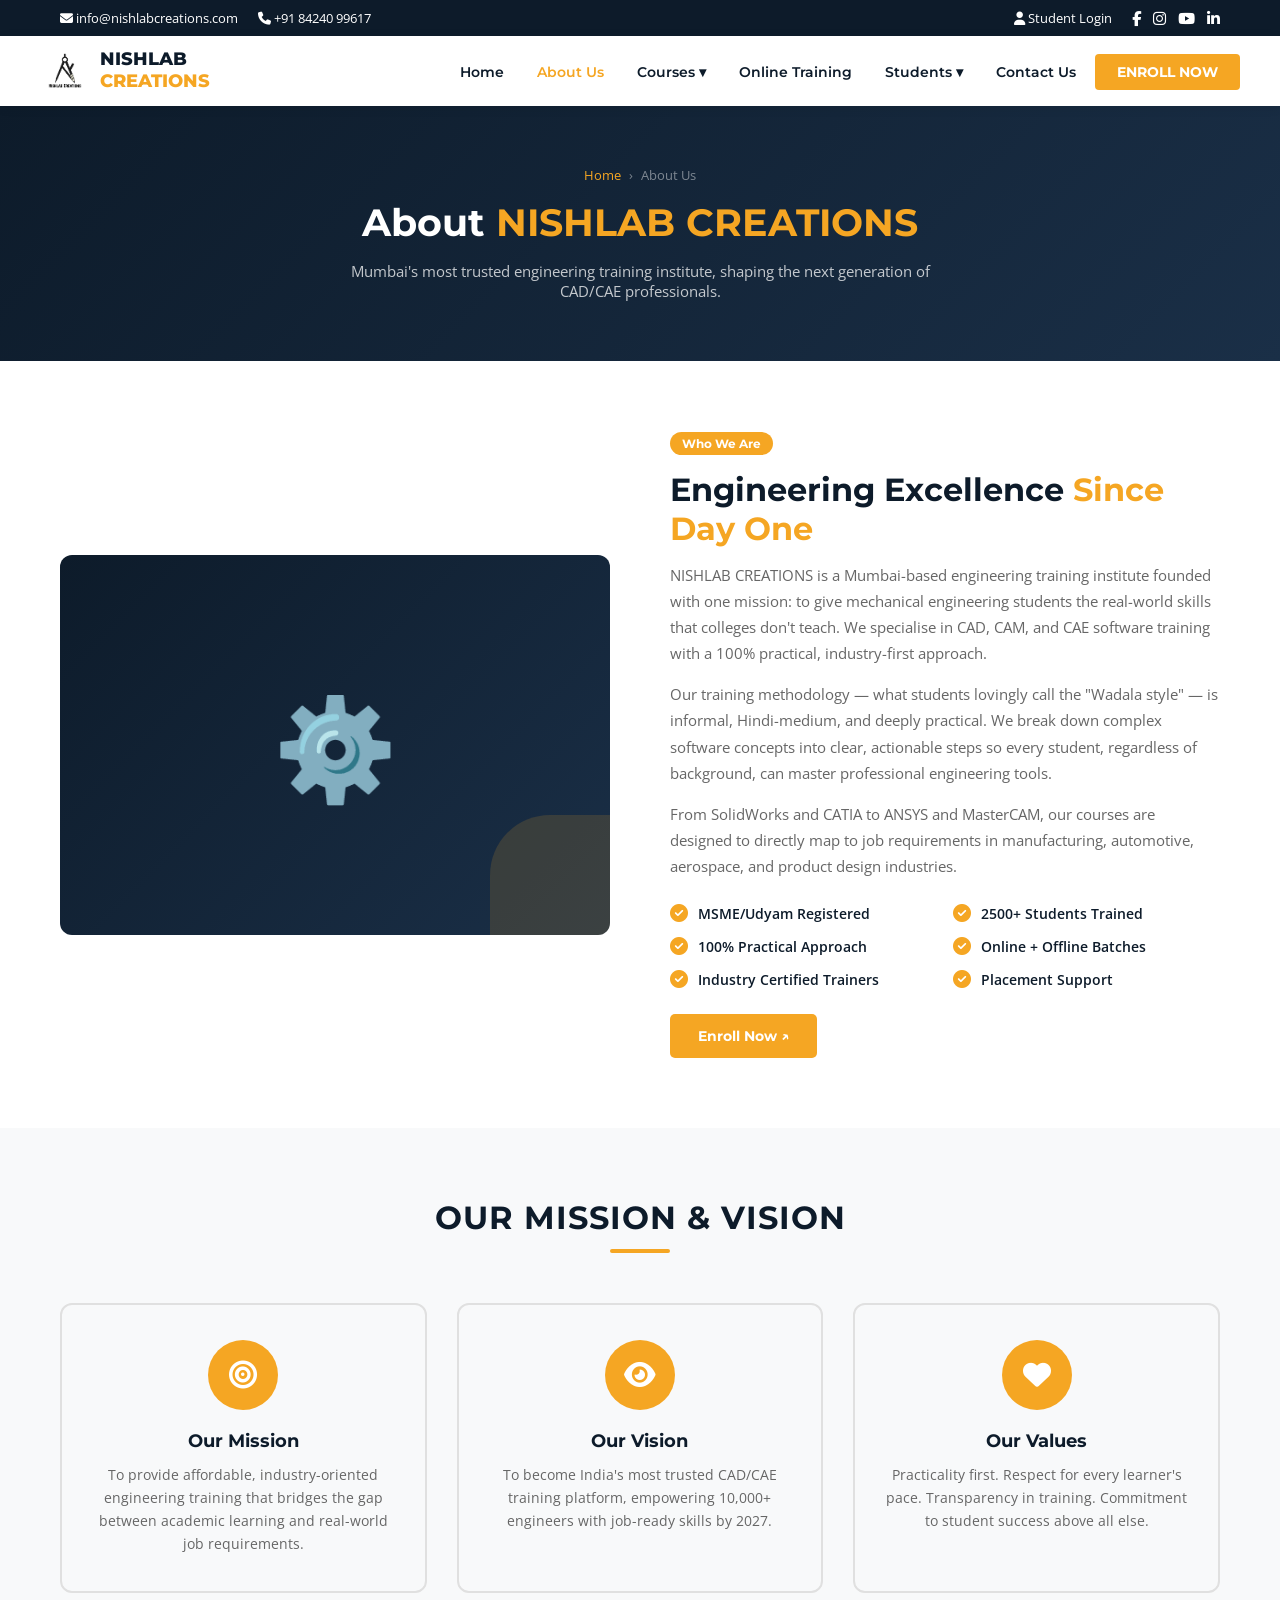
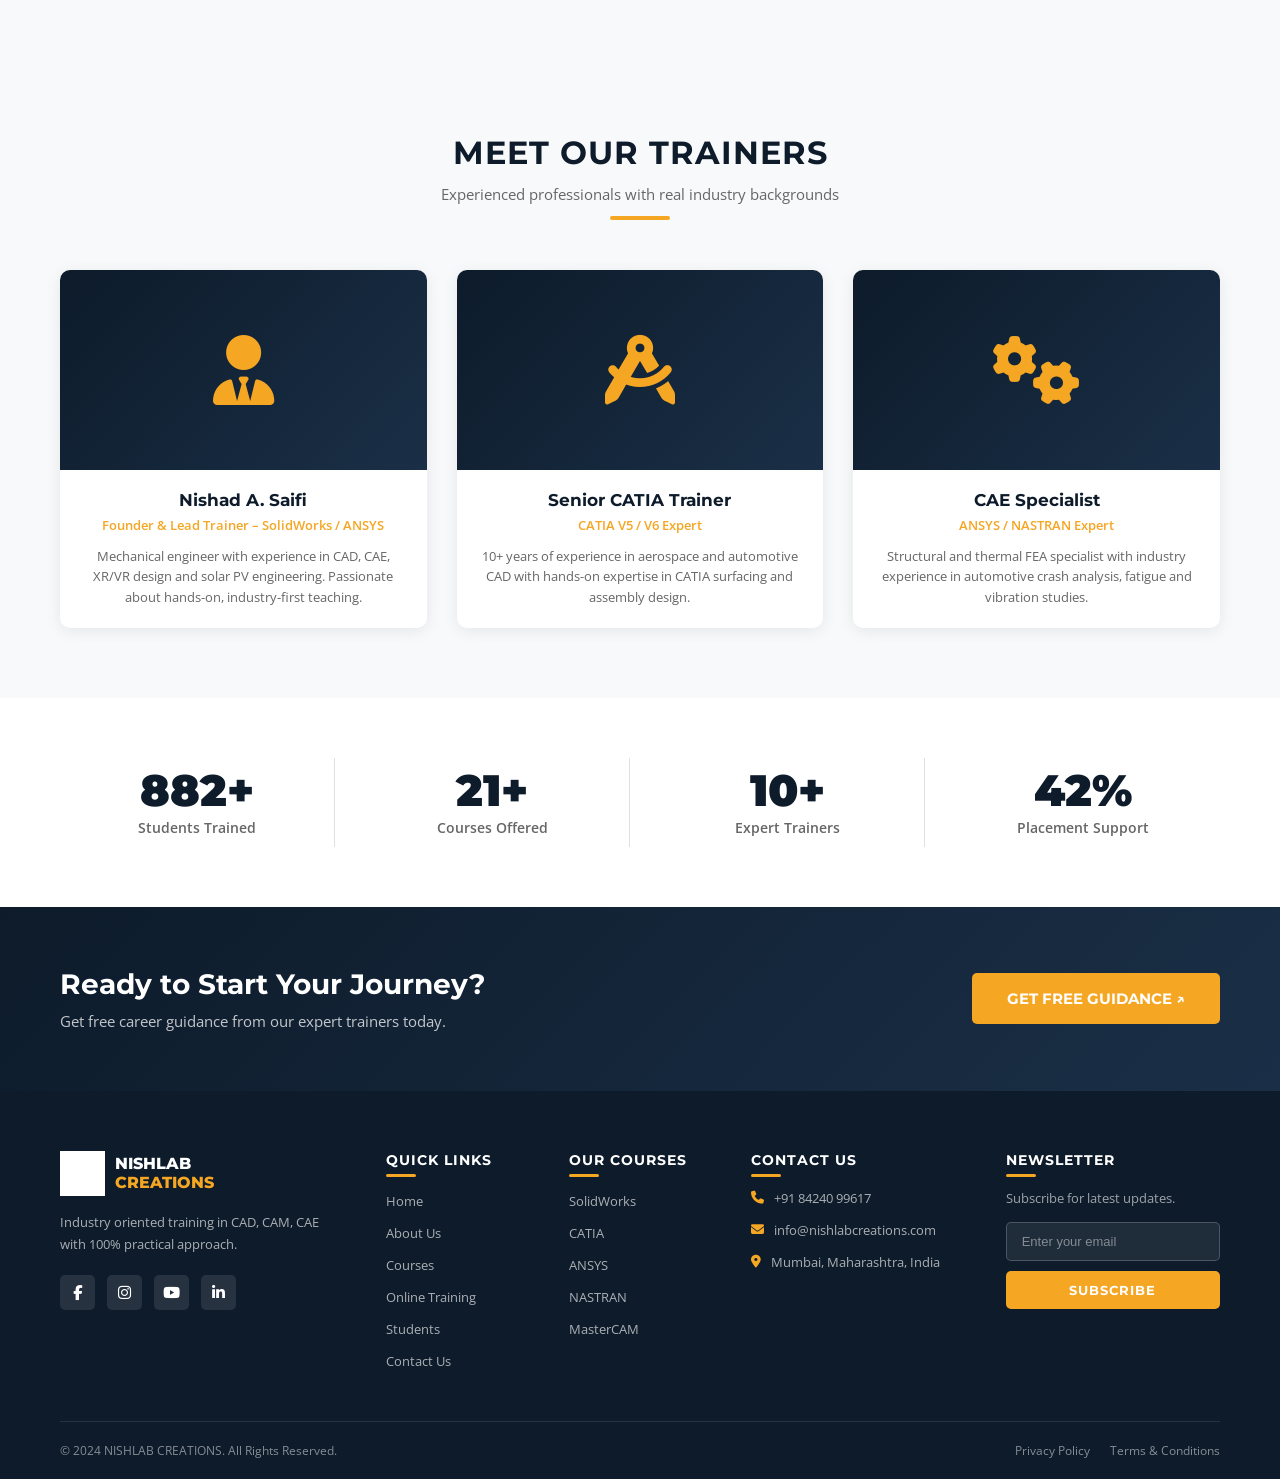
<file: pages/about.html>
<!DOCTYPE html>
<html lang="en">
<head>
<meta charset="UTF-8" />
<meta name="viewport" content="width=device-width, initial-scale=1.0" />
<title>About Us – NISHLAB CREATIONS</title>
<link rel="stylesheet" href="../css/style.css" />
<link rel="stylesheet" href="https://cdnjs.cloudflare.com/ajax/libs/font-awesome/6.5.0/css/all.min.css" />
<style>
.about-section { padding: 70px 0; }
.about-grid { display: grid; grid-template-columns: 1fr 1fr; gap: 60px; align-items: center; }
.about-img-block {
  background: linear-gradient(135deg, var(--navy) 0%, var(--navy-light) 100%);
  border-radius: 12px;
  height: 380px;
  display: flex;
  align-items: center;
  justify-content: center;
  font-size: 100px;
  position: relative;
  overflow: hidden;
}
.about-img-block::after {
  content: '';
  position: absolute;
  bottom: 0; right: 0;
  width: 120px; height: 120px;
  background: var(--gold);
  opacity: 0.15;
  border-radius: 50% 0 0 0;
}
.about-content h2 { font-size: 32px; color: var(--navy); margin-bottom: 15px; }
.about-content h2 span { color: var(--gold); }
.about-content p { color: var(--text-gray); font-size: 14.5px; line-height: 1.8; margin-bottom: 15px; }
.about-highlights { display: grid; grid-template-columns: 1fr 1fr; gap: 15px; margin: 25px 0; }
.highlight-item { display: flex; align-items: center; gap: 10px; font-size: 13.5px; font-weight: 600; color: var(--navy); }
.highlight-item i { color: var(--gold); font-size: 18px; }
.team-section { padding: 70px 0; background: var(--light-bg); }
.team-grid { display: grid; grid-template-columns: repeat(3, 1fr); gap: 30px; }
.team-card { background: var(--white); border-radius: 10px; overflow: hidden; box-shadow: 0 3px 15px rgba(0,0,0,0.08); text-align: center; }
.team-avatar { height: 200px; background: linear-gradient(135deg, var(--navy), var(--navy-light)); display: flex; align-items: center; justify-content: center; font-size: 70px; color: var(--gold); }
.team-info { padding: 20px; }
.team-info h3 { font-size: 17px; color: var(--navy); margin-bottom: 5px; }
.team-info .role { color: var(--gold); font-size: 13px; font-weight: 600; margin-bottom: 10px; }
.team-info p { font-size: 13px; color: var(--text-gray); line-height: 1.6; }
.mission-section { padding: 70px 0; }
.mission-grid { display: grid; grid-template-columns: repeat(3, 1fr); gap: 30px; }
.mission-card { text-align: center; padding: 35px 25px; border-radius: 12px; border: 2px solid var(--border); transition: border-color 0.3s, transform 0.3s; }
.mission-card:hover { border-color: var(--gold); transform: translateY(-4px); }
.mission-icon { width: 70px; height: 70px; background: var(--gold); border-radius: 50%; display: flex; align-items: center; justify-content: center; margin: 0 auto 20px; font-size: 28px; color: var(--white); }
.mission-card h3 { font-size: 18px; color: var(--navy); margin-bottom: 12px; }
.mission-card p { font-size: 13.5px; color: var(--text-gray); line-height: 1.7; }
@media(max-width:900px){ .about-grid,.team-grid,.mission-grid{ grid-template-columns:1fr; } }
</style>
</head>
<body>

<!-- TOP BAR -->
<div class="topbar">
  <div class="container">
    <div class="topbar-left">
      <a href="mailto:info@nishlabcreations.com"><i class="fas fa-envelope"></i> info@nishlabcreations.com</a>
      <a href="tel:+918424099617"><i class="fas fa-phone"></i> +91 84240 99617</a>
    </div>
    <div class="topbar-right">
      <a href="students.html"><i class="fas fa-user"></i> Student Login</a>
      <div class="topbar-social">
        <a href="#"><i class="fab fa-facebook-f"></i></a>
        <a href="#"><i class="fab fa-instagram"></i></a>
        <a href="#"><i class="fab fa-youtube"></i></a>
        <a href="#"><i class="fab fa-linkedin-in"></i></a>
      </div>
    </div>
  </div>
</div>

<!-- NAVBAR -->
<nav class="navbar">
  <div class="nav-inner">
    <a href="../index.html" class="nav-logo">
      <img src="../logo.png" alt="NISHLAB CREATIONS" />
      <div class="nav-logo-text">NISHLAB<span>CREATIONS</span></div>
    </a>
    <button class="hamburger"><span></span><span></span><span></span></button>
    <ul class="nav-links">
      <li><a href="../index.html">Home</a></li>
      <li><a href="about.html" class="active">About Us</a></li>
      <li class="dropdown">
        <a href="courses.html">Courses ▾</a>
        <ul class="dropdown-menu">
          <li><a href="courses.html#solidworks">SolidWorks</a></li>
          <li><a href="courses.html#catia">CATIA</a></li>
          <li><a href="courses.html#ansys">ANSYS</a></li>
          <li><a href="courses.html#nastran">NASTRAN</a></li>
          <li><a href="courses.html#mastercam">MasterCAM</a></li>
          <li><a href="courses.html#autocad">AutoCAD</a></li>
          <li><a href="courses.html#keyshot">KeyShot</a></li>
        </ul>
      </li>
      <li><a href="online-training.html">Online Training</a></li>
      <li class="dropdown">
        <a href="students.html">Students ▾</a>
        <ul class="dropdown-menu">
          <li><a href="students.html">Student Portal</a></li>
          <li><a href="students.html#placements">Placements</a></li>
          <li><a href="students.html#testimonials">Testimonials</a></li>
        </ul>
      </li>
      <li><a href="contact.html">Contact Us</a></li>
      <li><a href="contact.html#enroll" class="btn-enroll">ENROLL NOW</a></li>
    </ul>
  </div>
</nav>

<!-- PAGE HERO -->
<section class="page-hero">
  <div class="container">
    <div class="breadcrumb">
      <a href="../index.html">Home</a>
      <span>›</span>
      <span>About Us</span>
    </div>
    <h1>About <span>NISHLAB CREATIONS</span></h1>
    <p>Mumbai's most trusted engineering training institute, shaping the next generation of CAD/CAE professionals.</p>
  </div>
</section>

<!-- ABOUT SECTION -->
<section class="about-section">
  <div class="container">
    <div class="about-grid">
      <div class="about-img-block">⚙️</div>
      <div class="about-content">
        <span class="badge">Who We Are</span>
        <h2 style="margin-top:15px;">Engineering Excellence <span>Since Day One</span></h2>
        <p>NISHLAB CREATIONS is a Mumbai-based engineering training institute founded with one mission: to give mechanical engineering students the real-world skills that colleges don't teach. We specialise in CAD, CAM, and CAE software training with a 100% practical, industry-first approach.</p>
        <p>Our training methodology — what students lovingly call the "Wadala style" — is informal, Hindi-medium, and deeply practical. We break down complex software concepts into clear, actionable steps so every student, regardless of background, can master professional engineering tools.</p>
        <p>From SolidWorks and CATIA to ANSYS and MasterCAM, our courses are designed to directly map to job requirements in manufacturing, automotive, aerospace, and product design industries.</p>
        <div class="about-highlights">
          <div class="highlight-item"><i class="fas fa-check-circle"></i> MSME/Udyam Registered</div>
          <div class="highlight-item"><i class="fas fa-check-circle"></i> 2500+ Students Trained</div>
          <div class="highlight-item"><i class="fas fa-check-circle"></i> 100% Practical Approach</div>
          <div class="highlight-item"><i class="fas fa-check-circle"></i> Online + Offline Batches</div>
          <div class="highlight-item"><i class="fas fa-check-circle"></i> Industry Certified Trainers</div>
          <div class="highlight-item"><i class="fas fa-check-circle"></i> Placement Support</div>
        </div>
        <a href="contact.html#enroll" class="btn btn-primary">Enroll Now ↗</a>
      </div>
    </div>
  </div>
</section>

<!-- MISSION / VISION / VALUES -->
<section class="mission-section bg-light">
  <div class="container">
    <div class="section-title">
      <h2>Our Mission & Vision</h2>
      <div class="underline"></div>
    </div>
    <div class="mission-grid">
      <div class="mission-card">
        <div class="mission-icon"><i class="fas fa-bullseye"></i></div>
        <h3>Our Mission</h3>
        <p>To provide affordable, industry-oriented engineering training that bridges the gap between academic learning and real-world job requirements.</p>
      </div>
      <div class="mission-card">
        <div class="mission-icon"><i class="fas fa-eye"></i></div>
        <h3>Our Vision</h3>
        <p>To become India's most trusted CAD/CAE training platform, empowering 10,000+ engineers with job-ready skills by 2027.</p>
      </div>
      <div class="mission-card">
        <div class="mission-icon"><i class="fas fa-heart"></i></div>
        <h3>Our Values</h3>
        <p>Practicality first. Respect for every learner's pace. Transparency in training. Commitment to student success above all else.</p>
      </div>
    </div>
  </div>
</section>

<!-- TEAM -->
<section class="team-section">
  <div class="container">
    <div class="section-title">
      <h2>Meet Our Trainers</h2>
      <p>Experienced professionals with real industry backgrounds</p>
      <div class="underline"></div>
    </div>
    <div class="team-grid">
      <div class="team-card">
        <div class="team-avatar"><i class="fas fa-user-tie"></i></div>
        <div class="team-info">
          <h3>Nishad A. Saifi</h3>
          <p class="role">Founder & Lead Trainer – SolidWorks / ANSYS</p>
          <p>Mechanical engineer with experience in CAD, CAE, XR/VR design and solar PV engineering. Passionate about hands-on, industry-first teaching.</p>
        </div>
      </div>
      <div class="team-card">
        <div class="team-avatar"><i class="fas fa-drafting-compass"></i></div>
        <div class="team-info">
          <h3>Senior CATIA Trainer</h3>
          <p class="role">CATIA V5 / V6 Expert</p>
          <p>10+ years of experience in aerospace and automotive CAD with hands-on expertise in CATIA surfacing and assembly design.</p>
        </div>
      </div>
      <div class="team-card">
        <div class="team-avatar"><i class="fas fa-cogs"></i></div>
        <div class="team-info">
          <h3>CAE Specialist</h3>
          <p class="role">ANSYS / NASTRAN Expert</p>
          <p>Structural and thermal FEA specialist with industry experience in automotive crash analysis, fatigue and vibration studies.</p>
        </div>
      </div>
    </div>
  </div>
</section>

<!-- STATS -->
<section class="stats-section">
  <div class="container">
    <div class="stats-grid">
      <div class="stat-item"><h3><span class="counter" data-target="2500" data-suffix="+">2500+</span></h3><p>Students Trained</p></div>
      <div class="stat-item"><h3><span class="counter" data-target="50" data-suffix="+">50+</span></h3><p>Courses Offered</p></div>
      <div class="stat-item"><h3><span class="counter" data-target="10" data-suffix="+">10+</span></h3><p>Expert Trainers</p></div>
      <div class="stat-item"><h3><span class="counter" data-target="100" data-suffix="%">100%</span></h3><p>Placement Support</p></div>
    </div>
  </div>
</section>

<!-- CTA -->
<section class="cta-banner">
  <div class="container">
    <div class="cta-text">
      <h2>Ready to Start Your Journey?</h2>
      <p>Get free career guidance from our expert trainers today.</p>
    </div>
    <a href="contact.html#enroll" class="btn btn-primary" style="font-size:15px;padding:16px 35px;">GET FREE GUIDANCE ↗</a>
  </div>
</section>

<!-- FOOTER -->
<footer>
  <div class="container">
    <div class="footer-grid">
      <div>
        <div class="footer-logo">
          <img src="../logo.png" alt="NISHLAB CREATIONS" />
          <div class="footer-logo-text">NISHLAB<span>CREATIONS</span></div>
        </div>
        <p class="footer-about-text">Industry oriented training in CAD, CAM, CAE with 100% practical approach.</p>
        <div class="footer-social">
          <a href="#"><i class="fab fa-facebook-f"></i></a>
          <a href="#"><i class="fab fa-instagram"></i></a>
          <a href="#"><i class="fab fa-youtube"></i></a>
          <a href="#"><i class="fab fa-linkedin-in"></i></a>
        </div>
      </div>
      <div class="footer-col">
        <h4>Quick Links</h4>
        <ul class="footer-links">
          <li><a href="../index.html">Home</a></li>
          <li><a href="about.html">About Us</a></li>
          <li><a href="courses.html">Courses</a></li>
          <li><a href="online-training.html">Online Training</a></li>
          <li><a href="students.html">Students</a></li>
          <li><a href="contact.html">Contact Us</a></li>
        </ul>
      </div>
      <div class="footer-col">
        <h4>Our Courses</h4>
        <ul class="footer-links">
          <li><a href="courses.html#solidworks">SolidWorks</a></li>
          <li><a href="courses.html#catia">CATIA</a></li>
          <li><a href="courses.html#ansys">ANSYS</a></li>
          <li><a href="courses.html#nastran">NASTRAN</a></li>
          <li><a href="courses.html#mastercam">MasterCAM</a></li>
        </ul>
      </div>
      <div class="footer-col">
        <h4>Contact Us</h4>
        <ul class="footer-contact">
          <li><i class="fas fa-phone"></i> +91 84240 99617</li>
          <li><i class="fas fa-envelope"></i> info@nishlabcreations.com</li>
          <li><i class="fas fa-map-marker-alt"></i> Mumbai, Maharashtra, India</li>
        </ul>
      </div>
      <div class="footer-col">
        <h4>Newsletter</h4>
        <p style="color:rgba(255,255,255,0.6);font-size:13px;margin-bottom:15px;">Subscribe for latest updates.</p>
        <form class="newsletter-form" autocomplete="off">
          <input type="email" placeholder="Enter your email" required />
          <button type="submit">SUBSCRIBE</button>
        </form>
      </div>
    </div>
  </div>
  <div class="container">
    <div class="footer-bottom">
      <p>© 2024 NISHLAB CREATIONS. All Rights Reserved.</p>
      <div class="footer-bottom-links">
        <a href="#">Privacy Policy</a>
        <a href="#">Terms &amp; Conditions</a>
      </div>
    </div>
  </div>
</footer>

<script src="../js/main.js"></script>
</body>
</html>
</file>
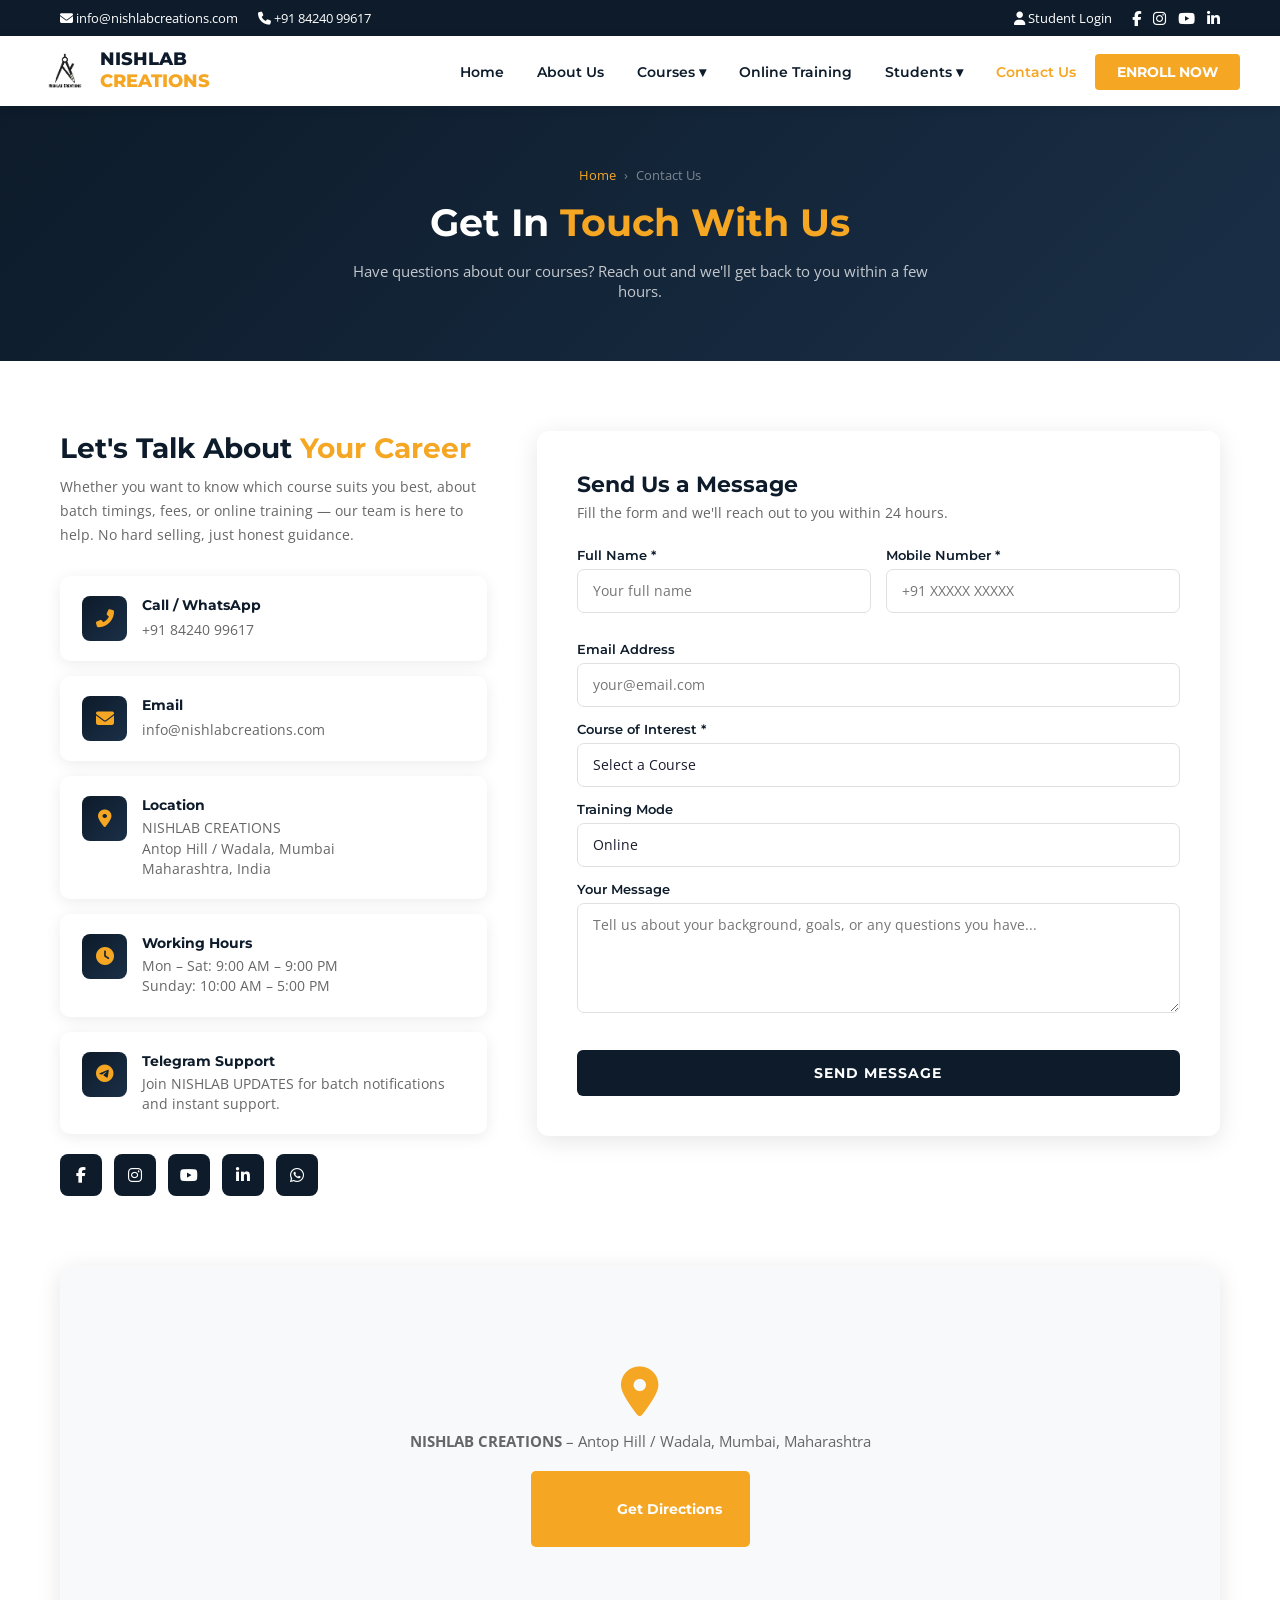
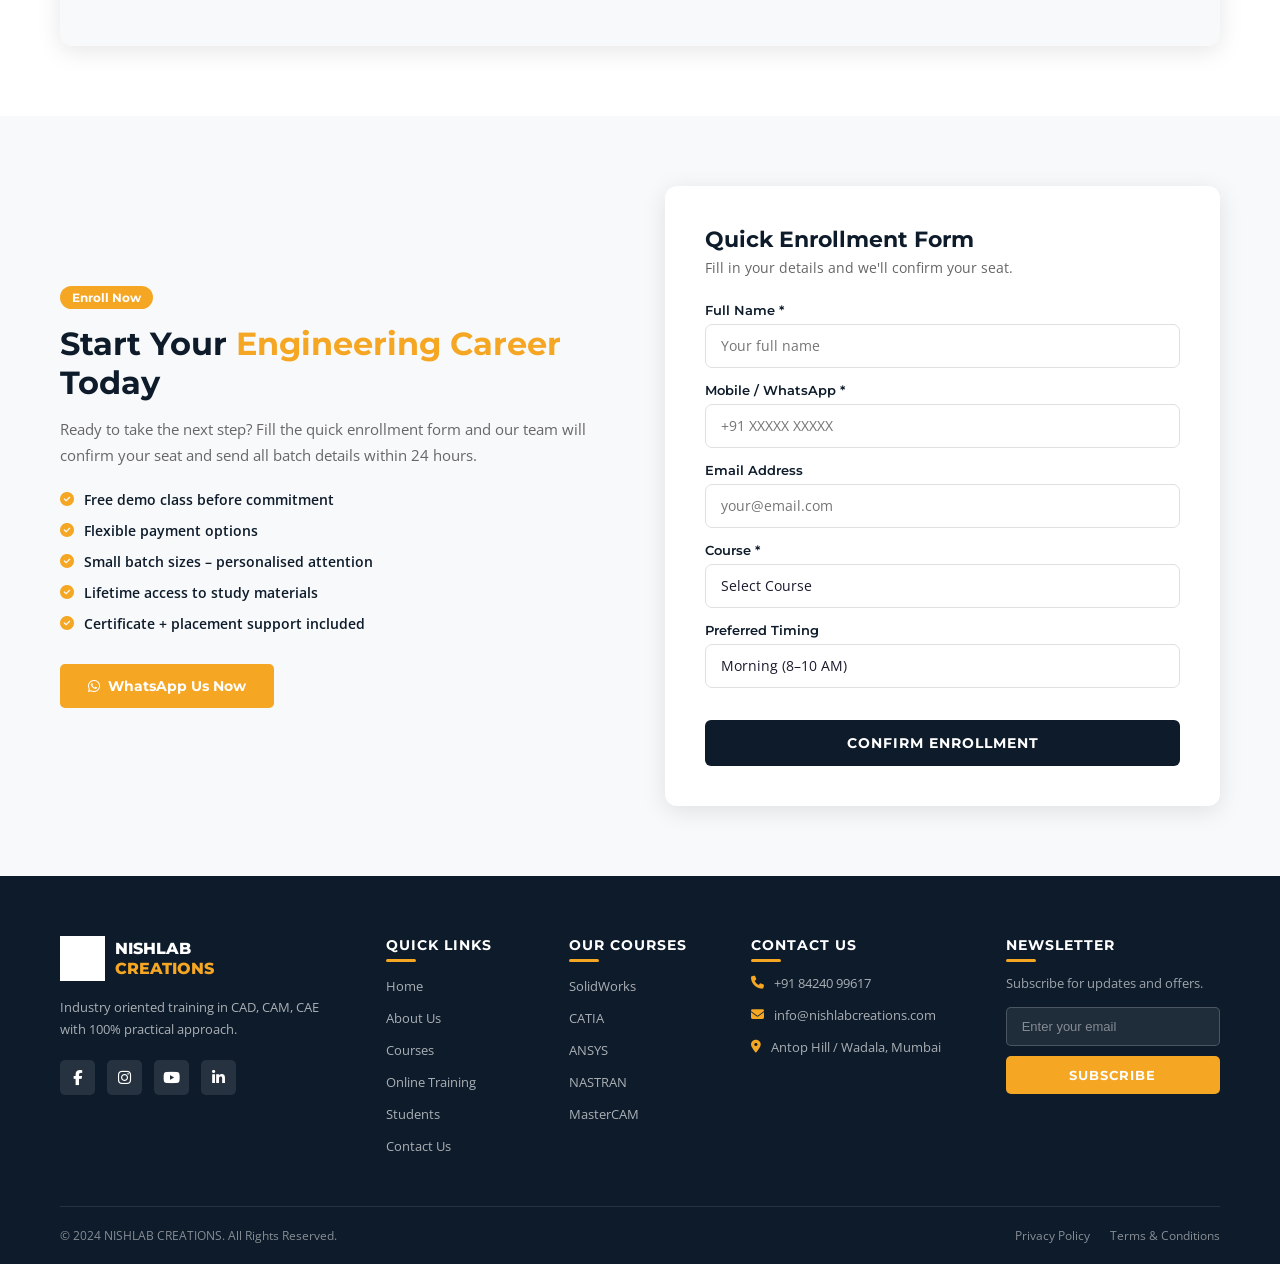
<file: pages/contact.html>
<!DOCTYPE html>
<html lang="en">
<head>
<meta charset="UTF-8" /><meta name="viewport" content="width=device-width, initial-scale=1.0" />
<title>Contact Us – NISHLAB CREATIONS</title>
<link rel="stylesheet" href="../css/style.css" />
<link rel="stylesheet" href="https://cdnjs.cloudflare.com/ajax/libs/font-awesome/6.5.0/css/all.min.css" />
<style>
.contact-section { padding: 70px 0; }
.contact-grid { display: grid; grid-template-columns: 1fr 1.6fr; gap: 50px; align-items: start; }
.contact-info h2 { font-size: 28px; color: var(--navy); margin-bottom: 10px; }
.contact-info h2 span { color: var(--gold); }
.contact-info > p { color: var(--text-gray); font-size: 14px; line-height: 1.7; margin-bottom: 30px; }
.info-card { background: var(--white); border-radius: 10px; padding: 20px 22px; box-shadow: 0 3px 15px rgba(0,0,0,0.08); display: flex; align-items: flex-start; gap: 15px; margin-bottom: 15px; }
.info-icon { width: 45px; height: 45px; background: linear-gradient(135deg, var(--navy), var(--navy-light)); border-radius: 8px; display: flex; align-items: center; justify-content: center; color: var(--gold); font-size: 18px; flex-shrink: 0; }
.info-text h4 { font-size: 14px; color: var(--navy); margin-bottom: 4px; }
.info-text p, .info-text a { font-size: 13.5px; color: var(--text-gray); line-height: 1.5; }
.info-text a:hover { color: var(--gold); }
.social-links { display: flex; gap: 12px; margin-top: 20px; }
.social-link { width: 42px; height: 42px; background: var(--navy); border-radius: 8px; display: flex; align-items: center; justify-content: center; color: var(--white); font-size: 16px; transition: background 0.2s; }
.social-link:hover { background: var(--gold); }
/* Contact form card */
.contact-form-card { background: var(--white); border-radius: 12px; padding: 40px; box-shadow: 0 5px 25px rgba(0,0,0,0.1); }
.contact-form-card h3 { font-size: 22px; color: var(--navy); margin-bottom: 5px; }
.contact-form-card > p { color: var(--text-gray); font-size: 14px; margin-bottom: 25px; }
.form-row { display: grid; grid-template-columns: 1fr 1fr; gap: 15px; }
.form-group label { display: block; font-size: 13px; font-weight: 600; color: var(--navy); margin-bottom: 6px; font-family: 'Montserrat', sans-serif; }
.form-group input, .form-group select, .form-group textarea {
  width: 100%; padding: 12px 15px; border: 1.5px solid var(--border);
  border-radius: 7px; font-size: 13.5px; color: var(--text-dark);
  outline: none; transition: border-color 0.2s; font-family: 'Open Sans', sans-serif;
  background: var(--white);
}
.form-group input:focus, .form-group select:focus, .form-group textarea:focus { border-color: var(--gold); }
.form-group textarea { resize: vertical; min-height: 110px; }
/* Map section */
.map-section { padding: 0 0 70px; }
.map-wrapper { border-radius: 12px; overflow: hidden; box-shadow: 0 5px 25px rgba(0,0,0,0.1); height: 380px; background: var(--light-bg); display: flex; align-items: center; justify-content: center; flex-direction: column; gap: 15px; color: var(--text-gray); font-size: 15px; }
.map-wrapper i { font-size: 50px; color: var(--gold); }
/* Enroll section */
.enroll-section { padding: 70px 0; background: var(--light-bg); }
.enroll-grid { display: grid; grid-template-columns: 1fr 1fr; gap: 50px; align-items: center; }
.enroll-text h2 { font-size: 32px; color: var(--navy); margin-bottom: 15px; }
.enroll-text h2 span { color: var(--gold); }
.enroll-text p { color: var(--text-gray); font-size: 14.5px; line-height: 1.8; margin-bottom: 15px; }
.enroll-benefits { list-style: none; margin-bottom: 25px; }
.enroll-benefits li { display: flex; align-items: center; gap: 10px; font-size: 14px; color: var(--navy); font-weight: 600; padding: 6px 0; }
.enroll-benefits li i { color: var(--gold); }
@media(max-width:900px){ .contact-grid,.enroll-grid,.form-row{ grid-template-columns:1fr; } }
</style>
</head>
<body>

<div class="topbar"><div class="container">
  <div class="topbar-left">
    <a href="mailto:info@nishlabcreations.com"><i class="fas fa-envelope"></i> info@nishlabcreations.com</a>
    <a href="tel:+918424099617"><i class="fas fa-phone"></i> +91 84240 99617</a>
  </div>
  <div class="topbar-right">
    <a href="students.html"><i class="fas fa-user"></i> Student Login</a>
    <div class="topbar-social"><a href="#"><i class="fab fa-facebook-f"></i></a><a href="#"><i class="fab fa-instagram"></i></a><a href="#"><i class="fab fa-youtube"></i></a><a href="#"><i class="fab fa-linkedin-in"></i></a></div>
  </div>
</div></div>

<nav class="navbar"><div class="nav-inner">
  <a href="../index.html" class="nav-logo"><img src="../logo.png" alt="NISHLAB CREATIONS" /><div class="nav-logo-text">NISHLAB<span>CREATIONS</span></div></a>
  <button class="hamburger"><span></span><span></span><span></span></button>
  <ul class="nav-links">
    <li><a href="../index.html">Home</a></li>
    <li><a href="about.html">About Us</a></li>
    <li class="dropdown"><a href="courses.html">Courses ▾</a>
      <ul class="dropdown-menu"><li><a href="courses.html#solidworks">SolidWorks</a></li><li><a href="courses.html#catia">CATIA</a></li><li><a href="courses.html#ansys">ANSYS</a></li></ul>
    </li>
    <li><a href="online-training.html">Online Training</a></li>
    <li class="dropdown"><a href="students.html">Students ▾</a>
      <ul class="dropdown-menu"><li><a href="students.html">Student Portal</a></li><li><a href="students.html#placements">Placements</a></li></ul>
    </li>
    <li><a href="contact.html" class="active">Contact Us</a></li>
    <li><a href="#enroll" class="btn-enroll">ENROLL NOW</a></li>
  </ul>
</div></nav>

<section class="page-hero">
  <div class="container">
    <div class="breadcrumb"><a href="../index.html">Home</a><span>›</span><span>Contact Us</span></div>
    <h1>Get In <span>Touch With Us</span></h1>
    <p>Have questions about our courses? Reach out and we'll get back to you within a few hours.</p>
  </div>
</section>

<section class="contact-section">
  <div class="container">
    <div class="contact-grid">
      <div class="contact-info">
        <h2>Let's Talk About <span>Your Career</span></h2>
        <p>Whether you want to know which course suits you best, about batch timings, fees, or online training — our team is here to help. No hard selling, just honest guidance.</p>
        <div class="info-card">
          <div class="info-icon"><i class="fas fa-phone-alt"></i></div>
          <div class="info-text">
            <h4>Call / WhatsApp</h4>
            <a href="tel:+918424099617">+91 84240 99617</a>
          </div>
        </div>
        <div class="info-card">
          <div class="info-icon"><i class="fas fa-envelope"></i></div>
          <div class="info-text">
            <h4>Email</h4>
            <a href="mailto:info@nishlabcreations.com">info@nishlabcreations.com</a>
          </div>
        </div>
        <div class="info-card">
          <div class="info-icon"><i class="fas fa-map-marker-alt"></i></div>
          <div class="info-text">
            <h4>Location</h4>
            <p>NISHLAB CREATIONS<br>Antop Hill / Wadala, Mumbai<br>Maharashtra, India</p>
          </div>
        </div>
        <div class="info-card">
          <div class="info-icon"><i class="fas fa-clock"></i></div>
          <div class="info-text">
            <h4>Working Hours</h4>
            <p>Mon – Sat: 9:00 AM – 9:00 PM<br>Sunday: 10:00 AM – 5:00 PM</p>
          </div>
        </div>
        <div class="info-card">
          <div class="info-icon"><i class="fab fa-telegram-plane"></i></div>
          <div class="info-text">
            <h4>Telegram Support</h4>
            <p>Join NISHLAB UPDATES for batch notifications and instant support.</p>
          </div>
        </div>
        <div class="social-links">
          <a href="#" class="social-link"><i class="fab fa-facebook-f"></i></a>
          <a href="#" class="social-link"><i class="fab fa-instagram"></i></a>
          <a href="#" class="social-link"><i class="fab fa-youtube"></i></a>
          <a href="#" class="social-link"><i class="fab fa-linkedin-in"></i></a>
          <a href="#" class="social-link"><i class="fab fa-whatsapp"></i></a>
        </div>
      </div>

      <div class="contact-form-card">
        <h3>Send Us a Message</h3>
        <p>Fill the form and we'll reach out to you within 24 hours.</p>
        <form class="contact-form" autocomplete="off">
          <div class="form-row">
            <div class="form-group">
              <label>Full Name *</label>
              <input type="text" placeholder="Your full name" required />
            </div>
            <div class="form-group">
              <label>Mobile Number *</label>
              <input type="tel" placeholder="+91 XXXXX XXXXX" required />
            </div>
          </div>
          <div class="form-group" style="margin-top:14px;">
            <label>Email Address</label>
            <input type="email" placeholder="your@email.com" />
          </div>
          <div class="form-group" style="margin-top:14px;">
            <label>Course of Interest *</label>
            <select required>
              <option value="">Select a Course</option>
              <option>SolidWorks</option>
              <option>CATIA V5 / V6</option>
              <option>ANSYS CAE</option>
              <option>NASTRAN / Patran</option>
              <option>MasterCAM</option>
              <option>AutoCAD 2D / 3D</option>
              <option>KeyShot Rendering</option>
              <option>Excel VBA + SolidWorks API</option>
              <option>Not sure – need guidance</option>
            </select>
          </div>
          <div class="form-group" style="margin-top:14px;">
            <label>Training Mode</label>
            <select>
              <option>Online</option>
              <option>Offline – Mumbai</option>
              <option>Both (flexible)</option>
            </select>
          </div>
          <div class="form-group" style="margin-top:14px;">
            <label>Your Message</label>
            <textarea placeholder="Tell us about your background, goals, or any questions you have..."></textarea>
          </div>
          <button type="submit" class="btn-submit" style="margin-top:18px;">SEND MESSAGE</button>
        </form>
      </div>
    </div>
  </div>
</section>

<section class="map-section">
  <div class="container">
    <div class="map-wrapper">
      <i class="fas fa-map-marker-alt"></i>
      <p><strong>NISHLAB CREATIONS</strong> – Antop Hill / Wadala, Mumbai, Maharashtra</p>
      <a href="https://maps.google.com/?q=Antop+Hill+Wadala+Mumbai" target="_blank" class="btn btn-primary" style="margin-top:5px;">
        <i class="fas fa-directions"></i> Get Directions
      </a>
    </div>
  </div>
</section>

<section class="enroll-section" id="enroll">
  <div class="container">
    <div class="enroll-grid">
      <div class="enroll-text">
        <span class="badge">Enroll Now</span>
        <h2 style="margin-top:15px;">Start Your <span>Engineering Career</span> Today</h2>
        <p>Ready to take the next step? Fill the quick enrollment form and our team will confirm your seat and send all batch details within 24 hours.</p>
        <ul class="enroll-benefits">
          <li><i class="fas fa-check-circle"></i> Free demo class before commitment</li>
          <li><i class="fas fa-check-circle"></i> Flexible payment options</li>
          <li><i class="fas fa-check-circle"></i> Small batch sizes – personalised attention</li>
          <li><i class="fas fa-check-circle"></i> Lifetime access to study materials</li>
          <li><i class="fas fa-check-circle"></i> Certificate + placement support included</li>
        </ul>
        <a href="tel:+918424099617" class="btn btn-primary"><i class="fab fa-whatsapp"></i> WhatsApp Us Now</a>
      </div>
      <div>
        <div class="contact-form-card">
          <h3>Quick Enrollment Form</h3>
          <p>Fill in your details and we'll confirm your seat.</p>
          <form class="contact-form" autocomplete="off">
            <div class="form-group"><label>Full Name *</label><input type="text" placeholder="Your full name" required /></div>
            <div class="form-group" style="margin-top:14px;"><label>Mobile / WhatsApp *</label><input type="tel" placeholder="+91 XXXXX XXXXX" required /></div>
            <div class="form-group" style="margin-top:14px;"><label>Email Address</label><input type="email" placeholder="your@email.com" /></div>
            <div class="form-group" style="margin-top:14px;"><label>Course *</label>
              <select required>
                <option value="">Select Course</option>
                <option>SolidWorks</option><option>CATIA</option><option>ANSYS</option>
                <option>NASTRAN</option><option>MasterCAM</option><option>AutoCAD</option>
                <option>KeyShot</option><option>Excel VBA</option>
              </select>
            </div>
            <div class="form-group" style="margin-top:14px;"><label>Preferred Timing</label>
              <select>
                <option>Morning (8–10 AM)</option>
                <option>Evening (6–8 PM)</option>
                <option>Evening (7–9 PM)</option>
                <option>Weekend Batch</option>
              </select>
            </div>
            <button type="submit" class="btn-submit" style="margin-top:18px;">CONFIRM ENROLLMENT</button>
          </form>
        </div>
      </div>
    </div>
  </div>
</section>

<footer>
  <div class="container">
    <div class="footer-grid">
      <div>
        <div class="footer-logo"><img src="../logo.png" alt="NISHLAB CREATIONS" /><div class="footer-logo-text">NISHLAB<span>CREATIONS</span></div></div>
        <p class="footer-about-text">Industry oriented training in CAD, CAM, CAE with 100% practical approach.</p>
        <div class="footer-social"><a href="#"><i class="fab fa-facebook-f"></i></a><a href="#"><i class="fab fa-instagram"></i></a><a href="#"><i class="fab fa-youtube"></i></a><a href="#"><i class="fab fa-linkedin-in"></i></a></div>
      </div>
      <div class="footer-col"><h4>Quick Links</h4>
        <ul class="footer-links"><li><a href="../index.html">Home</a></li><li><a href="about.html">About Us</a></li><li><a href="courses.html">Courses</a></li><li><a href="online-training.html">Online Training</a></li><li><a href="students.html">Students</a></li><li><a href="contact.html">Contact Us</a></li></ul>
      </div>
      <div class="footer-col"><h4>Our Courses</h4>
        <ul class="footer-links"><li><a href="courses.html#solidworks">SolidWorks</a></li><li><a href="courses.html#catia">CATIA</a></li><li><a href="courses.html#ansys">ANSYS</a></li><li><a href="courses.html#nastran">NASTRAN</a></li><li><a href="courses.html#mastercam">MasterCAM</a></li></ul>
      </div>
      <div class="footer-col"><h4>Contact Us</h4>
        <ul class="footer-contact"><li><i class="fas fa-phone"></i> +91 84240 99617</li><li><i class="fas fa-envelope"></i> info@nishlabcreations.com</li><li><i class="fas fa-map-marker-alt"></i> Antop Hill / Wadala, Mumbai</li></ul>
      </div>
      <div class="footer-col"><h4>Newsletter</h4>
        <p style="color:rgba(255,255,255,0.6);font-size:13px;margin-bottom:15px;">Subscribe for updates and offers.</p>
        <form class="newsletter-form" autocomplete="off"><input type="email" placeholder="Enter your email" required /><button type="submit">SUBSCRIBE</button></form>
      </div>
    </div>
  </div>
  <div class="container"><div class="footer-bottom"><p>© 2024 NISHLAB CREATIONS. All Rights Reserved.</p><div class="footer-bottom-links"><a href="#">Privacy Policy</a><a href="#">Terms &amp; Conditions</a></div></div></div>
</footer>
<script src="../js/main.js"></script>
</body>
</html>
</file>
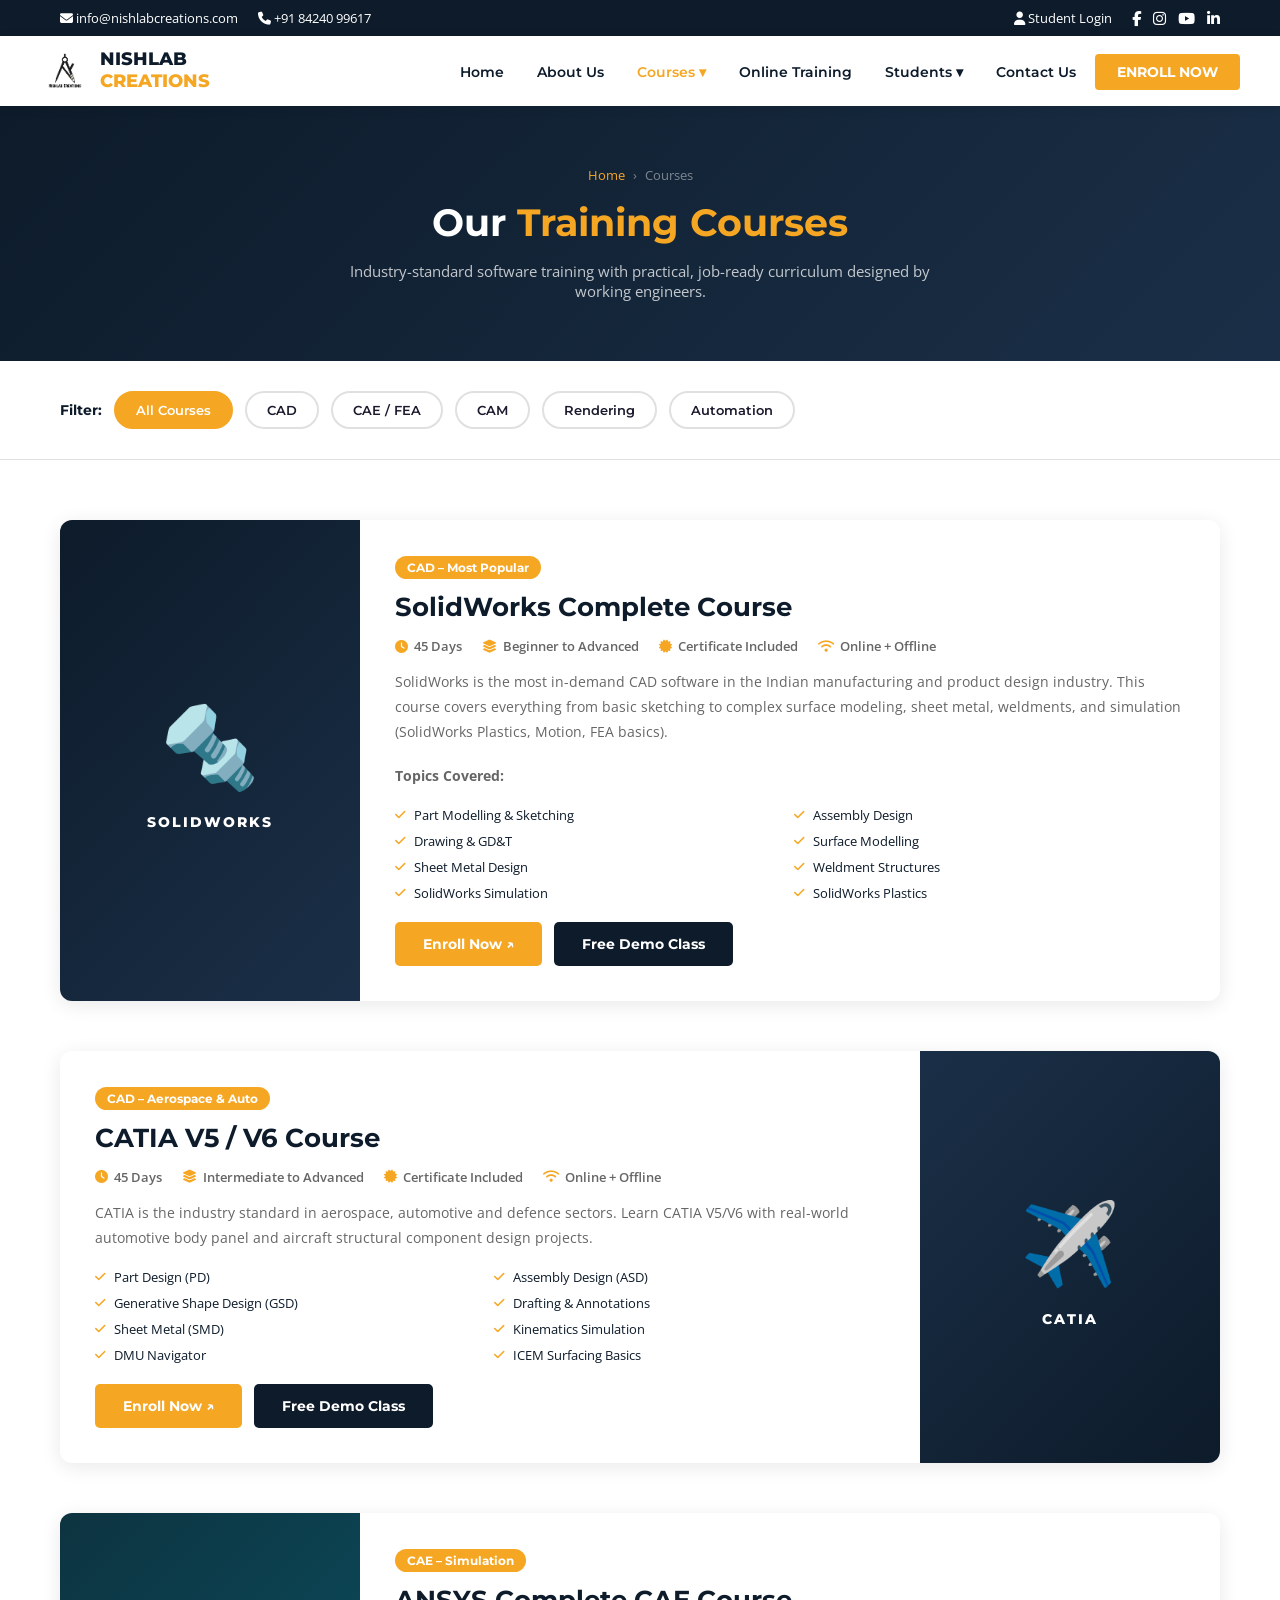
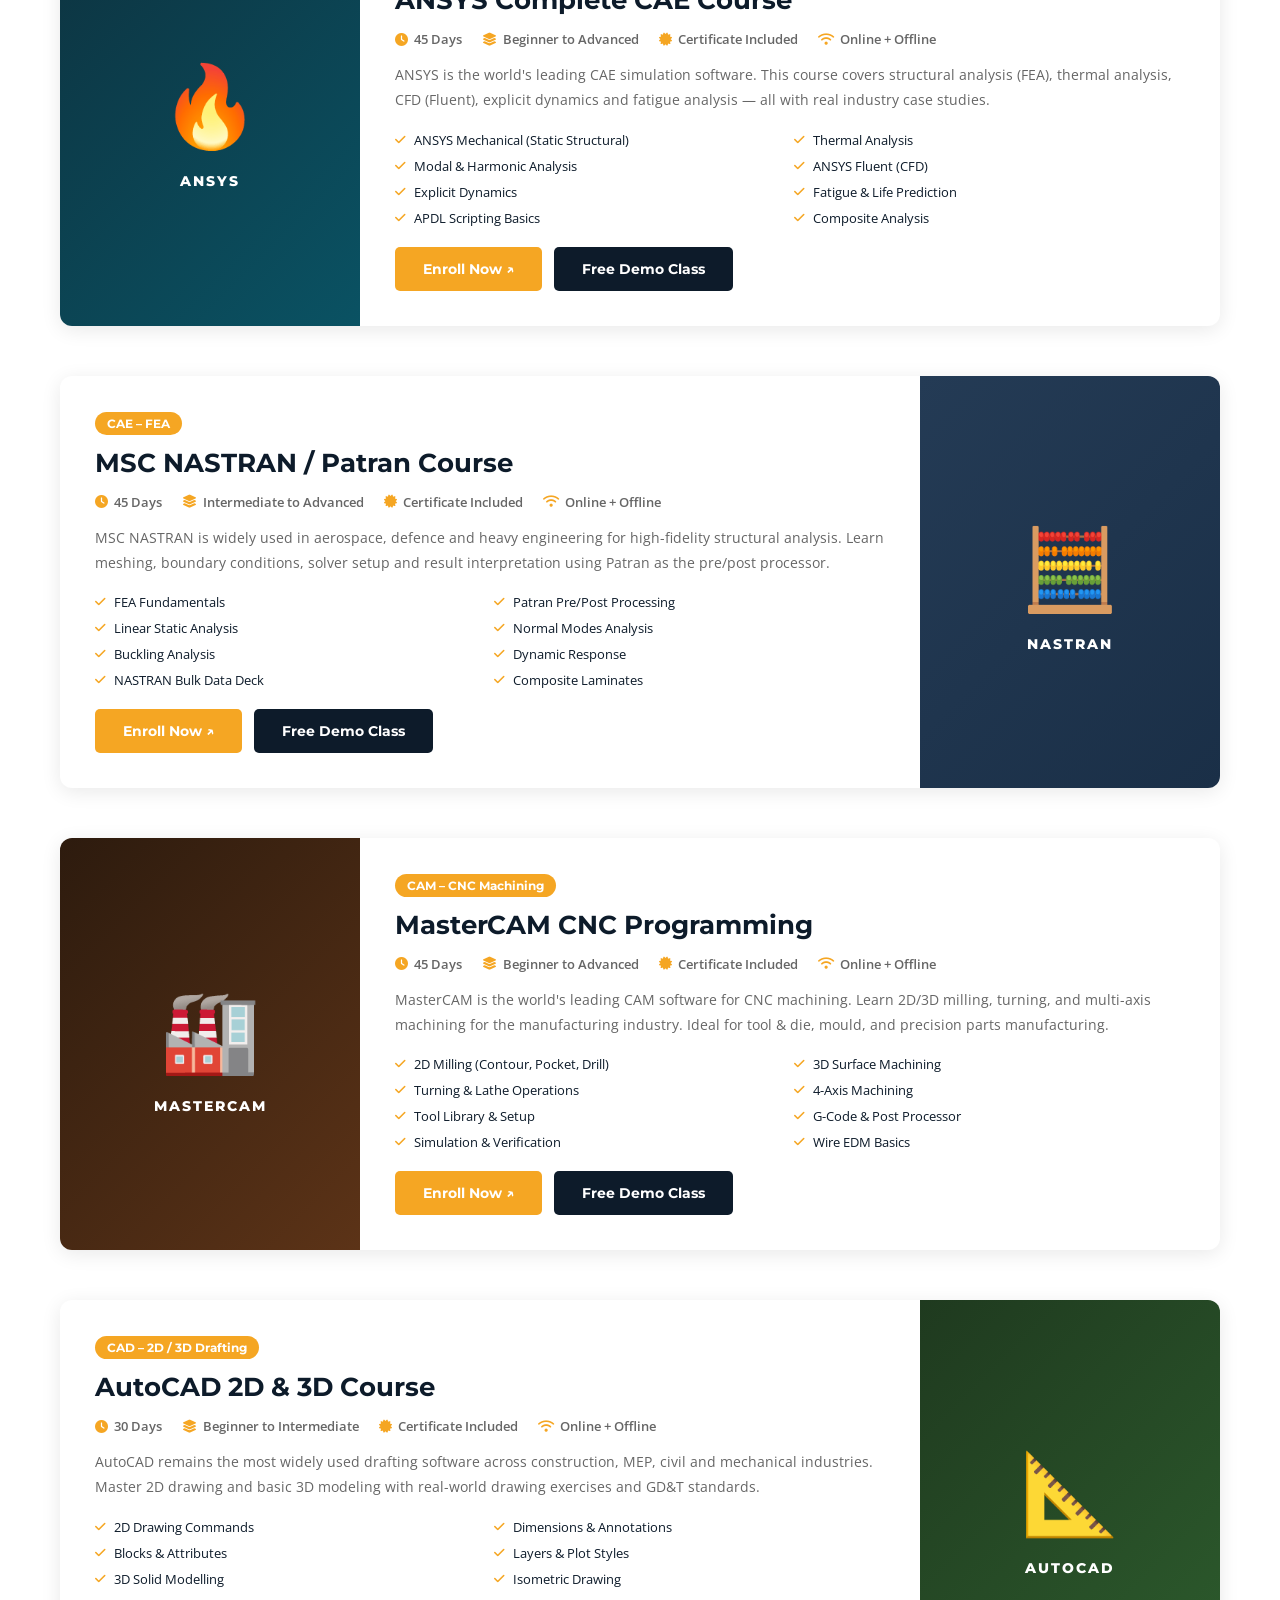
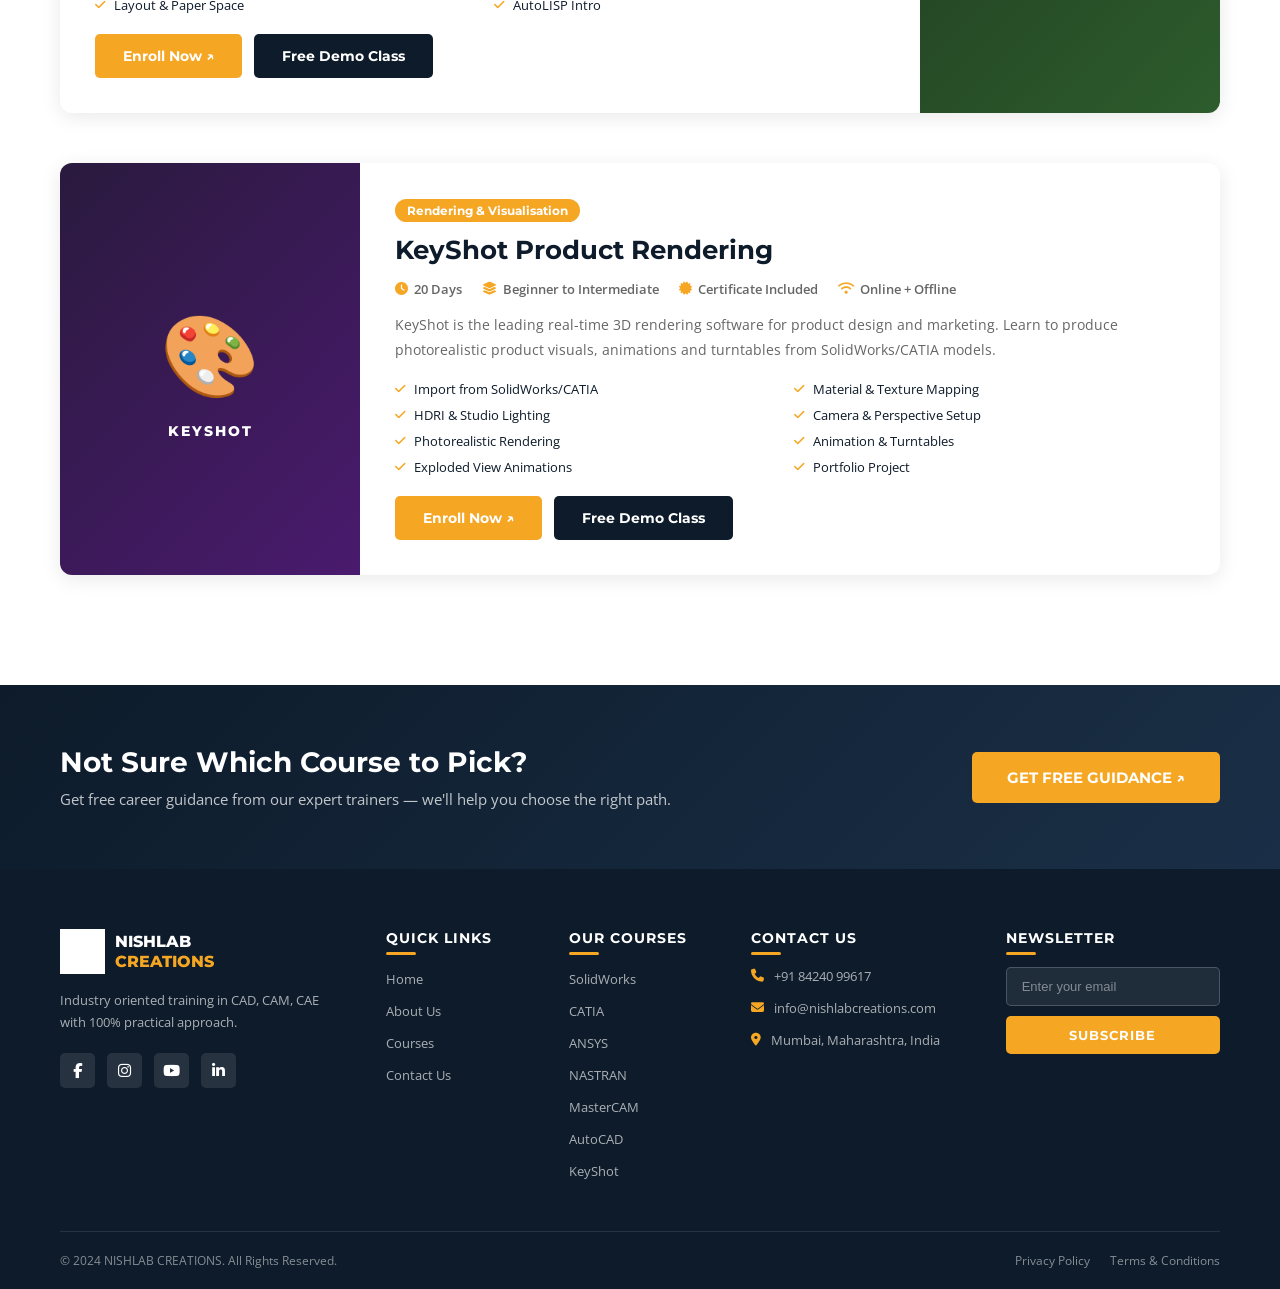
<file: pages/courses.html>
<!DOCTYPE html>
<html lang="en">
<head>
<meta charset="UTF-8" />
<meta name="viewport" content="width=device-width, initial-scale=1.0" />
<title>Courses – NISHLAB CREATIONS</title>
<link rel="stylesheet" href="../css/style.css" />
<link rel="stylesheet" href="https://cdnjs.cloudflare.com/ajax/libs/font-awesome/6.5.0/css/all.min.css" />
<style>
.filter-bar { padding: 30px 0; background: var(--white); border-bottom: 1px solid var(--border); }
.filter-bar .container { display: flex; gap: 12px; flex-wrap: wrap; align-items: center; }
.filter-btn {
  padding: 9px 20px; border: 2px solid var(--border); background: var(--white);
  border-radius: 30px; font-family: 'Montserrat', sans-serif; font-weight: 600;
  font-size: 13px; cursor: pointer; transition: all 0.2s; color: var(--text-dark);
}
.filter-btn:hover, .filter-btn.active { border-color: var(--gold); background: var(--gold); color: var(--white); }
.courses-full { padding: 60px 0; }
.course-detail-card {
  background: var(--white);
  border-radius: 12px;
  box-shadow: 0 4px 20px rgba(0,0,0,0.09);
  overflow: hidden;
  margin-bottom: 50px;
  display: grid;
  grid-template-columns: 300px 1fr;
}
.course-detail-card:nth-child(even) { direction: rtl; }
.course-detail-card:nth-child(even) > * { direction: ltr; }
.course-thumb {
  background: linear-gradient(135deg, var(--navy), var(--navy-light));
  display: flex;
  flex-direction: column;
  align-items: center;
  justify-content: center;
  padding: 30px;
  font-size: 80px;
  color: var(--gold);
  gap: 15px;
}
.course-thumb .sw-label {
  font-family: 'Montserrat', sans-serif;
  font-weight: 800;
  font-size: 14px;
  color: var(--white);
  letter-spacing: 2px;
  text-transform: uppercase;
}
.course-detail-body { padding: 35px; }
.course-detail-body .badge { margin-bottom: 12px; }
.course-detail-body h2 { font-size: 26px; color: var(--navy); margin-bottom: 8px; }
.course-detail-body .course-meta { display: flex; gap: 20px; flex-wrap: wrap; margin: 14px 0; }
.meta-chip {
  display: flex; align-items: center; gap: 6px;
  font-size: 13px; color: var(--text-gray); font-weight: 600;
}
.meta-chip i { color: var(--gold); }
.course-detail-body p { color: var(--text-gray); font-size: 14px; line-height: 1.8; margin-bottom: 18px; }
.topics-grid { display: grid; grid-template-columns: 1fr 1fr; gap: 8px; margin-bottom: 20px; }
.topic-item { display: flex; align-items: center; gap: 8px; font-size: 13px; color: var(--navy); }
.topic-item i { color: var(--gold); font-size: 12px; }
.course-actions { display: flex; gap: 12px; flex-wrap: wrap; margin-top: 20px; }
@media(max-width:900px){
  .course-detail-card { grid-template-columns:1fr; }
  .course-detail-card:nth-child(even) { direction: ltr; }
  .topics-grid { grid-template-columns:1fr; }
}
</style>
</head>
<body>

<div class="topbar">
  <div class="container">
    <div class="topbar-left">
      <a href="mailto:info@nishlabcreations.com"><i class="fas fa-envelope"></i> info@nishlabcreations.com</a>
      <a href="tel:+918424099617"><i class="fas fa-phone"></i> +91 84240 99617</a>
    </div>
    <div class="topbar-right">
      <a href="students.html"><i class="fas fa-user"></i> Student Login</a>
      <div class="topbar-social">
        <a href="#"><i class="fab fa-facebook-f"></i></a>
        <a href="#"><i class="fab fa-instagram"></i></a>
        <a href="#"><i class="fab fa-youtube"></i></a>
        <a href="#"><i class="fab fa-linkedin-in"></i></a>
      </div>
    </div>
  </div>
</div>

<nav class="navbar">
  <div class="nav-inner">
    <a href="../index.html" class="nav-logo">
      <img src="../logo.png" alt="NISHLAB CREATIONS" />
      <div class="nav-logo-text">NISHLAB<span>CREATIONS</span></div>
    </a>
    <button class="hamburger"><span></span><span></span><span></span></button>
    <ul class="nav-links">
      <li><a href="../index.html">Home</a></li>
      <li><a href="about.html">About Us</a></li>
      <li class="dropdown"><a href="courses.html" class="active">Courses ▾</a>
        <ul class="dropdown-menu">
          <li><a href="#solidworks">SolidWorks</a></li>
          <li><a href="#catia">CATIA</a></li>
          <li><a href="#ansys">ANSYS</a></li>
          <li><a href="#nastran">NASTRAN</a></li>
          <li><a href="#mastercam">MasterCAM</a></li>
          <li><a href="#autocad">AutoCAD</a></li>
          <li><a href="#keyshot">KeyShot</a></li>
        </ul>
      </li>
      <li><a href="online-training.html">Online Training</a></li>
      <li class="dropdown"><a href="students.html">Students ▾</a>
        <ul class="dropdown-menu">
          <li><a href="students.html">Student Portal</a></li>
          <li><a href="students.html#placements">Placements</a></li>
          <li><a href="students.html#testimonials">Testimonials</a></li>
        </ul>
      </li>
      <li><a href="contact.html">Contact Us</a></li>
      <li><a href="contact.html#enroll" class="btn-enroll">ENROLL NOW</a></li>
    </ul>
  </div>
</nav>

<section class="page-hero">
  <div class="container">
    <div class="breadcrumb"><a href="../index.html">Home</a><span>›</span><span>Courses</span></div>
    <h1>Our <span>Training Courses</span></h1>
    <p>Industry-standard software training with practical, job-ready curriculum designed by working engineers.</p>
  </div>
</section>

<div class="filter-bar">
  <div class="container">
    <span style="font-weight:700;font-family:'Montserrat',sans-serif;font-size:14px;color:var(--navy);">Filter:</span>
    <button class="filter-btn active">All Courses</button>
    <button class="filter-btn">CAD</button>
    <button class="filter-btn">CAE / FEA</button>
    <button class="filter-btn">CAM</button>
    <button class="filter-btn">Rendering</button>
    <button class="filter-btn">Automation</button>
  </div>
</div>

<section class="courses-full">
  <div class="container">

    <!-- SOLIDWORKS -->
    <div class="course-detail-card" id="solidworks">
      <div class="course-thumb">🔩<span class="sw-label">SolidWorks</span></div>
      <div class="course-detail-body">
        <span class="badge">CAD – Most Popular</span>
        <h2>SolidWorks Complete Course</h2>
        <div class="course-meta">
          <div class="meta-chip"><i class="fas fa-clock"></i> 45 Days</div>
          <div class="meta-chip"><i class="fas fa-layer-group"></i> Beginner to Advanced</div>
          <div class="meta-chip"><i class="fas fa-certificate"></i> Certificate Included</div>
          <div class="meta-chip"><i class="fas fa-wifi"></i> Online + Offline</div>
        </div>
        <p>SolidWorks is the most in-demand CAD software in the Indian manufacturing and product design industry. This course covers everything from basic sketching to complex surface modeling, sheet metal, weldments, and simulation (SolidWorks Plastics, Motion, FEA basics).</p>
        <p><strong>Topics Covered:</strong></p>
        <div class="topics-grid">
          <div class="topic-item"><i class="fas fa-check"></i> Part Modelling & Sketching</div>
          <div class="topic-item"><i class="fas fa-check"></i> Assembly Design</div>
          <div class="topic-item"><i class="fas fa-check"></i> Drawing & GD&T</div>
          <div class="topic-item"><i class="fas fa-check"></i> Surface Modelling</div>
          <div class="topic-item"><i class="fas fa-check"></i> Sheet Metal Design</div>
          <div class="topic-item"><i class="fas fa-check"></i> Weldment Structures</div>
          <div class="topic-item"><i class="fas fa-check"></i> SolidWorks Simulation</div>
          <div class="topic-item"><i class="fas fa-check"></i> SolidWorks Plastics</div>
        </div>
        <div class="course-actions">
          <a href="contact.html#enroll" class="btn btn-primary">Enroll Now ↗</a>
          <a href="contact.html" class="btn btn-navy">Free Demo Class</a>
        </div>
      </div>
    </div>

    <!-- CATIA -->
    <div class="course-detail-card" id="catia">
      <div class="course-thumb" style="background:linear-gradient(135deg,#1a2f47,#0d1b2a);">✈️<span class="sw-label">CATIA</span></div>
      <div class="course-detail-body">
        <span class="badge">CAD – Aerospace & Auto</span>
        <h2>CATIA V5 / V6 Course</h2>
        <div class="course-meta">
          <div class="meta-chip"><i class="fas fa-clock"></i> 45 Days</div>
          <div class="meta-chip"><i class="fas fa-layer-group"></i> Intermediate to Advanced</div>
          <div class="meta-chip"><i class="fas fa-certificate"></i> Certificate Included</div>
          <div class="meta-chip"><i class="fas fa-wifi"></i> Online + Offline</div>
        </div>
        <p>CATIA is the industry standard in aerospace, automotive and defence sectors. Learn CATIA V5/V6 with real-world automotive body panel and aircraft structural component design projects.</p>
        <div class="topics-grid">
          <div class="topic-item"><i class="fas fa-check"></i> Part Design (PD)</div>
          <div class="topic-item"><i class="fas fa-check"></i> Assembly Design (ASD)</div>
          <div class="topic-item"><i class="fas fa-check"></i> Generative Shape Design (GSD)</div>
          <div class="topic-item"><i class="fas fa-check"></i> Drafting & Annotations</div>
          <div class="topic-item"><i class="fas fa-check"></i> Sheet Metal (SMD)</div>
          <div class="topic-item"><i class="fas fa-check"></i> Kinematics Simulation</div>
          <div class="topic-item"><i class="fas fa-check"></i> DMU Navigator</div>
          <div class="topic-item"><i class="fas fa-check"></i> ICEM Surfacing Basics</div>
        </div>
        <div class="course-actions">
          <a href="contact.html#enroll" class="btn btn-primary">Enroll Now ↗</a>
          <a href="contact.html" class="btn btn-navy">Free Demo Class</a>
        </div>
      </div>
    </div>

    <!-- ANSYS -->
    <div class="course-detail-card" id="ansys">
      <div class="course-thumb" style="background:linear-gradient(135deg,#0d3340,#0a5263);">🔥<span class="sw-label">ANSYS</span></div>
      <div class="course-detail-body">
        <span class="badge">CAE – Simulation</span>
        <h2>ANSYS Complete CAE Course</h2>
        <div class="course-meta">
          <div class="meta-chip"><i class="fas fa-clock"></i> 45 Days</div>
          <div class="meta-chip"><i class="fas fa-layer-group"></i> Beginner to Advanced</div>
          <div class="meta-chip"><i class="fas fa-certificate"></i> Certificate Included</div>
          <div class="meta-chip"><i class="fas fa-wifi"></i> Online + Offline</div>
        </div>
        <p>ANSYS is the world's leading CAE simulation software. This course covers structural analysis (FEA), thermal analysis, CFD (Fluent), explicit dynamics and fatigue analysis — all with real industry case studies.</p>
        <div class="topics-grid">
          <div class="topic-item"><i class="fas fa-check"></i> ANSYS Mechanical (Static Structural)</div>
          <div class="topic-item"><i class="fas fa-check"></i> Thermal Analysis</div>
          <div class="topic-item"><i class="fas fa-check"></i> Modal & Harmonic Analysis</div>
          <div class="topic-item"><i class="fas fa-check"></i> ANSYS Fluent (CFD)</div>
          <div class="topic-item"><i class="fas fa-check"></i> Explicit Dynamics</div>
          <div class="topic-item"><i class="fas fa-check"></i> Fatigue & Life Prediction</div>
          <div class="topic-item"><i class="fas fa-check"></i> APDL Scripting Basics</div>
          <div class="topic-item"><i class="fas fa-check"></i> Composite Analysis</div>
        </div>
        <div class="course-actions">
          <a href="contact.html#enroll" class="btn btn-primary">Enroll Now ↗</a>
          <a href="contact.html" class="btn btn-navy">Free Demo Class</a>
        </div>
      </div>
    </div>

    <!-- NASTRAN -->
    <div class="course-detail-card" id="nastran">
      <div class="course-thumb" style="background:linear-gradient(135deg,#243b55,#1a2f47);">🧮<span class="sw-label">NASTRAN</span></div>
      <div class="course-detail-body">
        <span class="badge">CAE – FEA</span>
        <h2>MSC NASTRAN / Patran Course</h2>
        <div class="course-meta">
          <div class="meta-chip"><i class="fas fa-clock"></i> 45 Days</div>
          <div class="meta-chip"><i class="fas fa-layer-group"></i> Intermediate to Advanced</div>
          <div class="meta-chip"><i class="fas fa-certificate"></i> Certificate Included</div>
          <div class="meta-chip"><i class="fas fa-wifi"></i> Online + Offline</div>
        </div>
        <p>MSC NASTRAN is widely used in aerospace, defence and heavy engineering for high-fidelity structural analysis. Learn meshing, boundary conditions, solver setup and result interpretation using Patran as the pre/post processor.</p>
        <div class="topics-grid">
          <div class="topic-item"><i class="fas fa-check"></i> FEA Fundamentals</div>
          <div class="topic-item"><i class="fas fa-check"></i> Patran Pre/Post Processing</div>
          <div class="topic-item"><i class="fas fa-check"></i> Linear Static Analysis</div>
          <div class="topic-item"><i class="fas fa-check"></i> Normal Modes Analysis</div>
          <div class="topic-item"><i class="fas fa-check"></i> Buckling Analysis</div>
          <div class="topic-item"><i class="fas fa-check"></i> Dynamic Response</div>
          <div class="topic-item"><i class="fas fa-check"></i> NASTRAN Bulk Data Deck</div>
          <div class="topic-item"><i class="fas fa-check"></i> Composite Laminates</div>
        </div>
        <div class="course-actions">
          <a href="contact.html#enroll" class="btn btn-primary">Enroll Now ↗</a>
          <a href="contact.html" class="btn btn-navy">Free Demo Class</a>
        </div>
      </div>
    </div>

    <!-- MASTERCAM -->
    <div class="course-detail-card" id="mastercam">
      <div class="course-thumb" style="background:linear-gradient(135deg,#2d1b0e,#5c3317);">🏭<span class="sw-label">MasterCAM</span></div>
      <div class="course-detail-body">
        <span class="badge">CAM – CNC Machining</span>
        <h2>MasterCAM CNC Programming</h2>
        <div class="course-meta">
          <div class="meta-chip"><i class="fas fa-clock"></i> 45 Days</div>
          <div class="meta-chip"><i class="fas fa-layer-group"></i> Beginner to Advanced</div>
          <div class="meta-chip"><i class="fas fa-certificate"></i> Certificate Included</div>
          <div class="meta-chip"><i class="fas fa-wifi"></i> Online + Offline</div>
        </div>
        <p>MasterCAM is the world's leading CAM software for CNC machining. Learn 2D/3D milling, turning, and multi-axis machining for the manufacturing industry. Ideal for tool & die, mould, and precision parts manufacturing.</p>
        <div class="topics-grid">
          <div class="topic-item"><i class="fas fa-check"></i> 2D Milling (Contour, Pocket, Drill)</div>
          <div class="topic-item"><i class="fas fa-check"></i> 3D Surface Machining</div>
          <div class="topic-item"><i class="fas fa-check"></i> Turning & Lathe Operations</div>
          <div class="topic-item"><i class="fas fa-check"></i> 4-Axis Machining</div>
          <div class="topic-item"><i class="fas fa-check"></i> Tool Library & Setup</div>
          <div class="topic-item"><i class="fas fa-check"></i> G-Code & Post Processor</div>
          <div class="topic-item"><i class="fas fa-check"></i> Simulation & Verification</div>
          <div class="topic-item"><i class="fas fa-check"></i> Wire EDM Basics</div>
        </div>
        <div class="course-actions">
          <a href="contact.html#enroll" class="btn btn-primary">Enroll Now ↗</a>
          <a href="contact.html" class="btn btn-navy">Free Demo Class</a>
        </div>
      </div>
    </div>

    <!-- AUTOCAD -->
    <div class="course-detail-card" id="autocad">
      <div class="course-thumb" style="background:linear-gradient(135deg,#1f3a1f,#2d5c2d);">📐<span class="sw-label">AutoCAD</span></div>
      <div class="course-detail-body">
        <span class="badge">CAD – 2D / 3D Drafting</span>
        <h2>AutoCAD 2D & 3D Course</h2>
        <div class="course-meta">
          <div class="meta-chip"><i class="fas fa-clock"></i> 30 Days</div>
          <div class="meta-chip"><i class="fas fa-layer-group"></i> Beginner to Intermediate</div>
          <div class="meta-chip"><i class="fas fa-certificate"></i> Certificate Included</div>
          <div class="meta-chip"><i class="fas fa-wifi"></i> Online + Offline</div>
        </div>
        <p>AutoCAD remains the most widely used drafting software across construction, MEP, civil and mechanical industries. Master 2D drawing and basic 3D modeling with real-world drawing exercises and GD&T standards.</p>
        <div class="topics-grid">
          <div class="topic-item"><i class="fas fa-check"></i> 2D Drawing Commands</div>
          <div class="topic-item"><i class="fas fa-check"></i> Dimensions & Annotations</div>
          <div class="topic-item"><i class="fas fa-check"></i> Blocks & Attributes</div>
          <div class="topic-item"><i class="fas fa-check"></i> Layers & Plot Styles</div>
          <div class="topic-item"><i class="fas fa-check"></i> 3D Solid Modelling</div>
          <div class="topic-item"><i class="fas fa-check"></i> Isometric Drawing</div>
          <div class="topic-item"><i class="fas fa-check"></i> Layout & Paper Space</div>
          <div class="topic-item"><i class="fas fa-check"></i> AutoLISP Intro</div>
        </div>
        <div class="course-actions">
          <a href="contact.html#enroll" class="btn btn-primary">Enroll Now ↗</a>
          <a href="contact.html" class="btn btn-navy">Free Demo Class</a>
        </div>
      </div>
    </div>

    <!-- KEYSHOT -->
    <div class="course-detail-card" id="keyshot">
      <div class="course-thumb" style="background:linear-gradient(135deg,#2a1a3e,#4a1a6e);">🎨<span class="sw-label">KeyShot</span></div>
      <div class="course-detail-body">
        <span class="badge">Rendering & Visualisation</span>
        <h2>KeyShot Product Rendering</h2>
        <div class="course-meta">
          <div class="meta-chip"><i class="fas fa-clock"></i> 20 Days</div>
          <div class="meta-chip"><i class="fas fa-layer-group"></i> Beginner to Intermediate</div>
          <div class="meta-chip"><i class="fas fa-certificate"></i> Certificate Included</div>
          <div class="meta-chip"><i class="fas fa-wifi"></i> Online + Offline</div>
        </div>
        <p>KeyShot is the leading real-time 3D rendering software for product design and marketing. Learn to produce photorealistic product visuals, animations and turntables from SolidWorks/CATIA models.</p>
        <div class="topics-grid">
          <div class="topic-item"><i class="fas fa-check"></i> Import from SolidWorks/CATIA</div>
          <div class="topic-item"><i class="fas fa-check"></i> Material & Texture Mapping</div>
          <div class="topic-item"><i class="fas fa-check"></i> HDRI & Studio Lighting</div>
          <div class="topic-item"><i class="fas fa-check"></i> Camera & Perspective Setup</div>
          <div class="topic-item"><i class="fas fa-check"></i> Photorealistic Rendering</div>
          <div class="topic-item"><i class="fas fa-check"></i> Animation & Turntables</div>
          <div class="topic-item"><i class="fas fa-check"></i> Exploded View Animations</div>
          <div class="topic-item"><i class="fas fa-check"></i> Portfolio Project</div>
        </div>
        <div class="course-actions">
          <a href="contact.html#enroll" class="btn btn-primary">Enroll Now ↗</a>
          <a href="contact.html" class="btn btn-navy">Free Demo Class</a>
        </div>
      </div>
    </div>

  </div>
</section>

<!-- CTA -->
<section class="cta-banner">
  <div class="container">
    <div class="cta-text">
      <h2>Not Sure Which Course to Pick?</h2>
      <p>Get free career guidance from our expert trainers — we'll help you choose the right path.</p>
    </div>
    <a href="contact.html" class="btn btn-primary" style="font-size:15px;padding:16px 35px;">GET FREE GUIDANCE ↗</a>
  </div>
</section>

<footer>
  <div class="container">
    <div class="footer-grid">
      <div>
        <div class="footer-logo">
          <img src="../logo.png" alt="NISHLAB CREATIONS" />
          <div class="footer-logo-text">NISHLAB<span>CREATIONS</span></div>
        </div>
        <p class="footer-about-text">Industry oriented training in CAD, CAM, CAE with 100% practical approach.</p>
        <div class="footer-social">
          <a href="#"><i class="fab fa-facebook-f"></i></a>
          <a href="#"><i class="fab fa-instagram"></i></a>
          <a href="#"><i class="fab fa-youtube"></i></a>
          <a href="#"><i class="fab fa-linkedin-in"></i></a>
        </div>
      </div>
      <div class="footer-col"><h4>Quick Links</h4>
        <ul class="footer-links">
          <li><a href="../index.html">Home</a></li>
          <li><a href="about.html">About Us</a></li>
          <li><a href="courses.html">Courses</a></li>
          <li><a href="contact.html">Contact Us</a></li>
        </ul>
      </div>
      <div class="footer-col"><h4>Our Courses</h4>
        <ul class="footer-links">
          <li><a href="#solidworks">SolidWorks</a></li>
          <li><a href="#catia">CATIA</a></li>
          <li><a href="#ansys">ANSYS</a></li>
          <li><a href="#nastran">NASTRAN</a></li>
          <li><a href="#mastercam">MasterCAM</a></li>
          <li><a href="#autocad">AutoCAD</a></li>
          <li><a href="#keyshot">KeyShot</a></li>
        </ul>
      </div>
      <div class="footer-col"><h4>Contact Us</h4>
        <ul class="footer-contact">
          <li><i class="fas fa-phone"></i> +91 84240 99617</li>
          <li><i class="fas fa-envelope"></i> info@nishlabcreations.com</li>
          <li><i class="fas fa-map-marker-alt"></i> Mumbai, Maharashtra, India</li>
        </ul>
      </div>
      <div class="footer-col"><h4>Newsletter</h4>
        <form class="newsletter-form" autocomplete="off">
          <input type="email" placeholder="Enter your email" required />
          <button type="submit">SUBSCRIBE</button>
        </form>
      </div>
    </div>
  </div>
  <div class="container">
    <div class="footer-bottom">
      <p>© 2024 NISHLAB CREATIONS. All Rights Reserved.</p>
      <div class="footer-bottom-links"><a href="#">Privacy Policy</a><a href="#">Terms &amp; Conditions</a></div>
    </div>
  </div>
</footer>

<script src="../js/main.js"></script>
<script>
// Filter buttons (visual only demo)
document.querySelectorAll('.filter-btn').forEach(btn => {
  btn.addEventListener('click', function () {
    document.querySelectorAll('.filter-btn').forEach(b => b.classList.remove('active'));
    this.classList.add('active');
  });
});
</script>
</body>
</html>
</file>
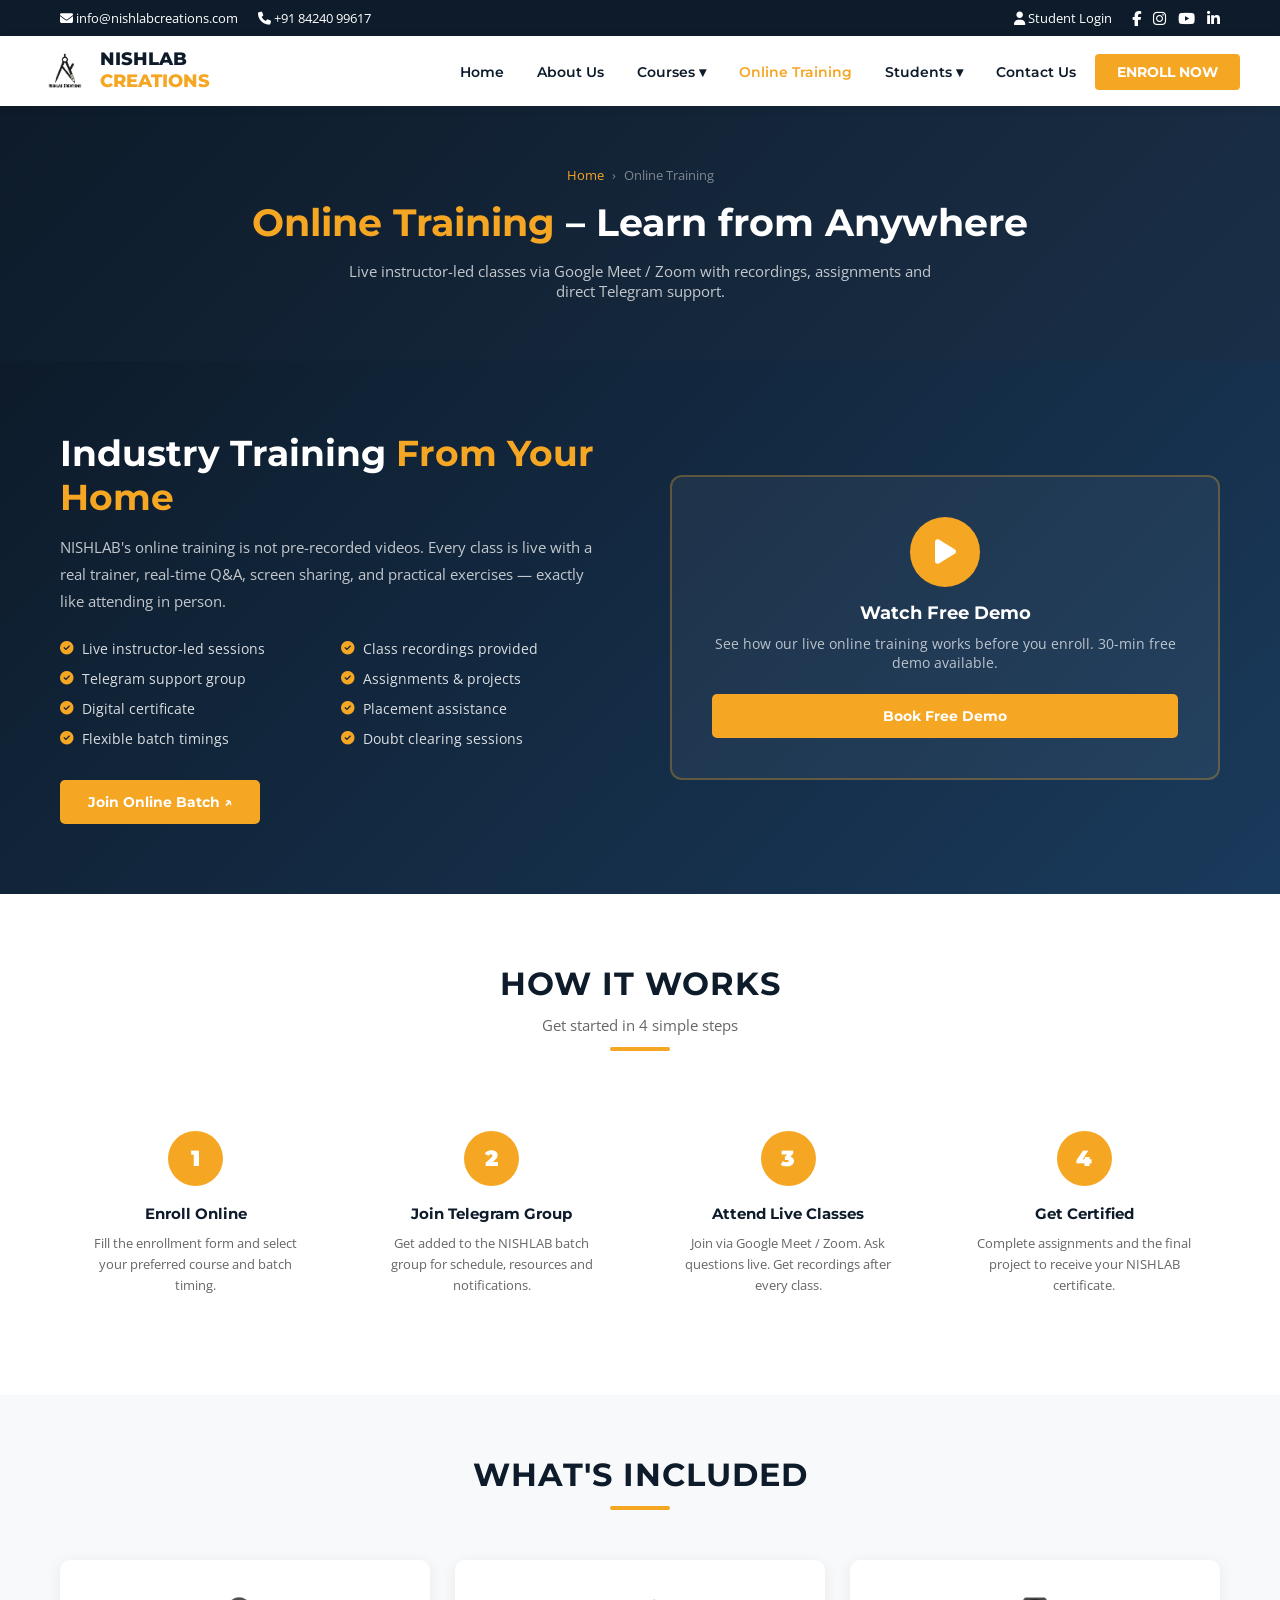
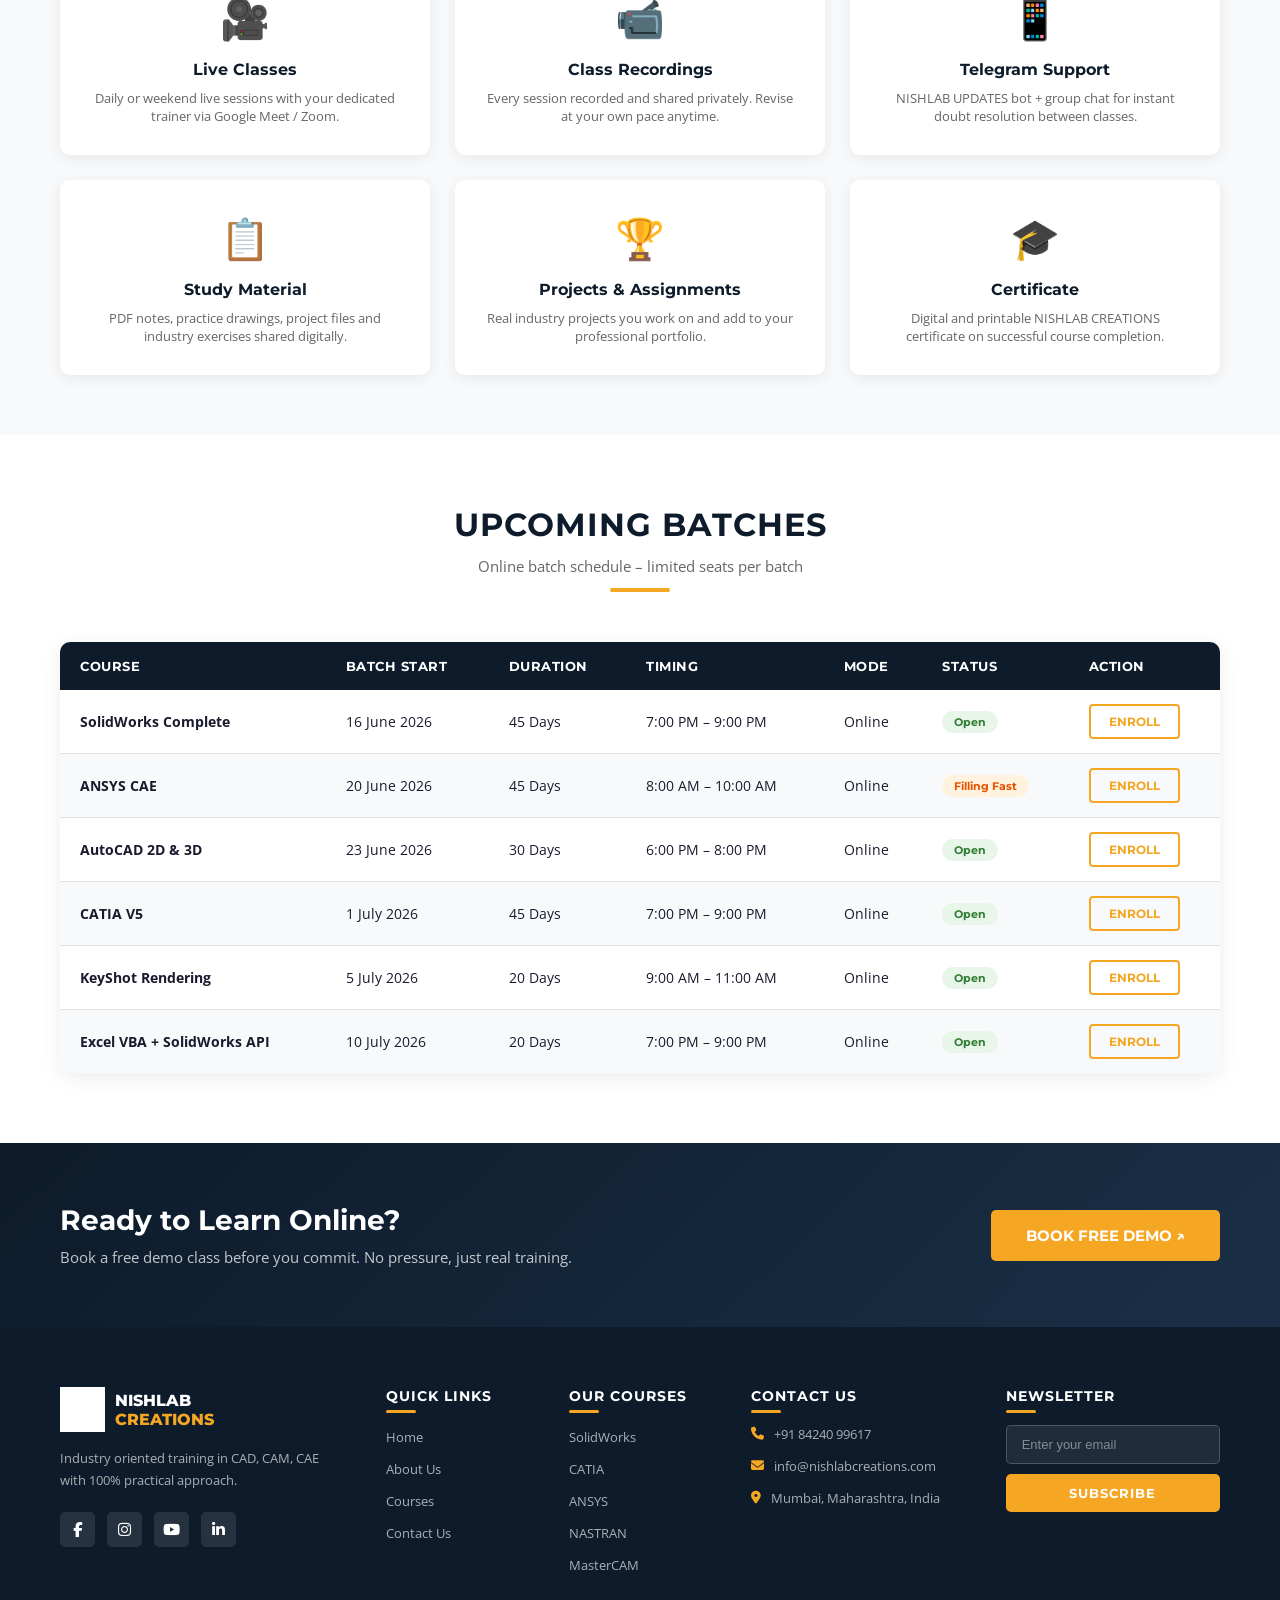
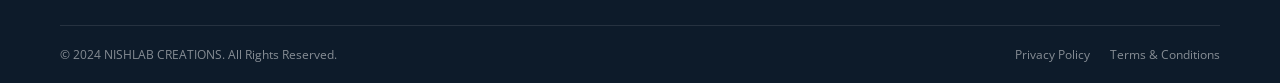
<file: pages/online-training.html>
<!DOCTYPE html>
<html lang="en">
<head>
<meta charset="UTF-8" /><meta name="viewport" content="width=device-width, initial-scale=1.0" />
<title>Online Training – NISHLAB CREATIONS</title>
<link rel="stylesheet" href="../css/style.css" />
<link rel="stylesheet" href="https://cdnjs.cloudflare.com/ajax/libs/font-awesome/6.5.0/css/all.min.css" />
<style>
.online-hero { background: linear-gradient(135deg, var(--navy), #1a3a5c); padding: 70px 0; }
.online-hero-inner { display: grid; grid-template-columns: 1fr 1fr; gap: 60px; align-items: center; }
.online-hero-text h2 { font-size: 36px; color: var(--white); margin-bottom: 15px; }
.online-hero-text h2 span { color: var(--gold); }
.online-hero-text p { color: rgba(255,255,255,0.75); font-size: 15px; line-height: 1.8; margin-bottom: 25px; }
.perks-list { list-style: none; display: grid; grid-template-columns: 1fr 1fr; gap: 12px; }
.perks-list li { color: rgba(255,255,255,0.85); font-size: 13.5px; display: flex; align-items: center; gap: 8px; }
.perks-list li i { color: var(--gold); }
.hero-video-block { background: rgba(255,255,255,0.05); border-radius: 12px; padding: 40px; text-align: center; border: 2px solid rgba(245,166,35,0.3); }
.play-btn { width: 70px; height: 70px; background: var(--gold); border-radius: 50%; display: flex; align-items: center; justify-content: center; margin: 0 auto 15px; font-size: 28px; color: var(--white); cursor: pointer; transition: transform 0.2s; }
.play-btn:hover { transform: scale(1.1); }
.hero-video-block p { color: rgba(255,255,255,0.7); font-size: 14px; }
.how-section { padding: 70px 0; }
.steps-grid { display: grid; grid-template-columns: repeat(4, 1fr); gap: 25px; }
.step-card { text-align: center; padding: 30px 20px; }
.step-num { width: 55px; height: 55px; border-radius: 50%; background: var(--gold); color: var(--white); font-family: 'Montserrat',sans-serif; font-weight: 900; font-size: 22px; display: flex; align-items: center; justify-content: center; margin: 0 auto 18px; }
.step-card h3 { font-size: 15px; color: var(--navy); margin-bottom: 10px; }
.step-card p { font-size: 13px; color: var(--text-gray); line-height: 1.6; }
.platforms-section { padding: 60px 0; background: var(--light-bg); }
.platform-grid { display: grid; grid-template-columns: repeat(3, 1fr); gap: 25px; }
.platform-card { background: var(--white); border-radius: 10px; padding: 30px; text-align: center; box-shadow: 0 3px 15px rgba(0,0,0,0.07); }
.platform-icon { font-size: 40px; margin-bottom: 15px; }
.platform-card h3 { font-size: 16px; color: var(--navy); margin-bottom: 10px; }
.platform-card p { font-size: 13px; color: var(--text-gray); }
.schedule-section { padding: 70px 0; }
.schedule-table { width: 100%; border-collapse: collapse; border-radius: 10px; overflow: hidden; box-shadow: 0 4px 20px rgba(0,0,0,0.08); }
.schedule-table th { background: var(--navy); color: var(--white); padding: 16px 20px; font-family: 'Montserrat',sans-serif; font-size: 13px; text-transform: uppercase; letter-spacing: 0.5px; text-align: left; }
.schedule-table td { padding: 14px 20px; font-size: 13.5px; border-bottom: 1px solid var(--border); }
.schedule-table tr:last-child td { border-bottom: none; }
.schedule-table tr:nth-child(even) td { background: var(--light-bg); }
.status-badge { padding: 4px 12px; border-radius: 30px; font-size: 11px; font-weight: 700; font-family: 'Montserrat',sans-serif; display: inline-block; }
.status-open { background: #e8f5e9; color: #2e7d32; }
.status-filling { background: #fff3e0; color: #e65100; }
@media(max-width:900px){ .online-hero-inner,.steps-grid,.platform-grid{ grid-template-columns:1fr; } }
</style>
</head>
<body>

<div class="topbar"><div class="container">
  <div class="topbar-left">
    <a href="mailto:info@nishlabcreations.com"><i class="fas fa-envelope"></i> info@nishlabcreations.com</a>
    <a href="tel:+918424099617"><i class="fas fa-phone"></i> +91 84240 99617</a>
  </div>
  <div class="topbar-right">
    <a href="students.html"><i class="fas fa-user"></i> Student Login</a>
    <div class="topbar-social">
      <a href="#"><i class="fab fa-facebook-f"></i></a><a href="#"><i class="fab fa-instagram"></i></a>
      <a href="#"><i class="fab fa-youtube"></i></a><a href="#"><i class="fab fa-linkedin-in"></i></a>
    </div>
  </div>
</div></div>

<nav class="navbar"><div class="nav-inner">
  <a href="../index.html" class="nav-logo">
    <img src="../logo.png" alt="NISHLAB CREATIONS" />
    <div class="nav-logo-text">NISHLAB<span>CREATIONS</span></div>
  </a>
  <button class="hamburger"><span></span><span></span><span></span></button>
  <ul class="nav-links">
    <li><a href="../index.html">Home</a></li>
    <li><a href="about.html">About Us</a></li>
    <li class="dropdown"><a href="courses.html">Courses ▾</a>
      <ul class="dropdown-menu">
        <li><a href="courses.html#solidworks">SolidWorks</a></li>
        <li><a href="courses.html#catia">CATIA</a></li>
        <li><a href="courses.html#ansys">ANSYS</a></li>
        <li><a href="courses.html#nastran">NASTRAN</a></li>
        <li><a href="courses.html#mastercam">MasterCAM</a></li>
      </ul>
    </li>
    <li><a href="online-training.html" class="active">Online Training</a></li>
    <li class="dropdown"><a href="students.html">Students ▾</a>
      <ul class="dropdown-menu">
        <li><a href="students.html">Student Portal</a></li>
        <li><a href="students.html#placements">Placements</a></li>
      </ul>
    </li>
    <li><a href="contact.html">Contact Us</a></li>
    <li><a href="contact.html#enroll" class="btn-enroll">ENROLL NOW</a></li>
  </ul>
</div></nav>

<section class="page-hero">
  <div class="container">
    <div class="breadcrumb"><a href="../index.html">Home</a><span>›</span><span>Online Training</span></div>
    <h1><span>Online Training</span> – Learn from Anywhere</h1>
    <p>Live instructor-led classes via Google Meet / Zoom with recordings, assignments and direct Telegram support.</p>
  </div>
</section>

<section class="online-hero">
  <div class="container">
    <div class="online-hero-inner">
      <div class="online-hero-text">
        <h2>Industry Training <span>From Your Home</span></h2>
        <p>NISHLAB's online training is not pre-recorded videos. Every class is live with a real trainer, real-time Q&A, screen sharing, and practical exercises — exactly like attending in person.</p>
        <ul class="perks-list">
          <li><i class="fas fa-check-circle"></i> Live instructor-led sessions</li>
          <li><i class="fas fa-check-circle"></i> Class recordings provided</li>
          <li><i class="fas fa-check-circle"></i> Telegram support group</li>
          <li><i class="fas fa-check-circle"></i> Assignments & projects</li>
          <li><i class="fas fa-check-circle"></i> Digital certificate</li>
          <li><i class="fas fa-check-circle"></i> Placement assistance</li>
          <li><i class="fas fa-check-circle"></i> Flexible batch timings</li>
          <li><i class="fas fa-check-circle"></i> Doubt clearing sessions</li>
        </ul>
        <br>
        <a href="contact.html#enroll" class="btn btn-primary" style="margin-top:10px;">Join Online Batch ↗</a>
      </div>
      <div class="hero-video-block">
        <div class="play-btn"><i class="fas fa-play"></i></div>
        <h3 style="color:var(--white);font-size:18px;margin-bottom:10px;">Watch Free Demo</h3>
        <p>See how our live online training works before you enroll. 30-min free demo available.</p>
        <br>
        <a href="contact.html" class="btn btn-primary" style="width:100%;justify-content:center;">Book Free Demo</a>
      </div>
    </div>
  </div>
</section>

<section class="how-section">
  <div class="container">
    <div class="section-title">
      <h2>How It Works</h2>
      <p>Get started in 4 simple steps</p>
      <div class="underline"></div>
    </div>
    <div class="steps-grid">
      <div class="step-card">
        <div class="step-num">1</div>
        <h3>Enroll Online</h3>
        <p>Fill the enrollment form and select your preferred course and batch timing.</p>
      </div>
      <div class="step-card">
        <div class="step-num">2</div>
        <h3>Join Telegram Group</h3>
        <p>Get added to the NISHLAB batch group for schedule, resources and notifications.</p>
      </div>
      <div class="step-card">
        <div class="step-num">3</div>
        <h3>Attend Live Classes</h3>
        <p>Join via Google Meet / Zoom. Ask questions live. Get recordings after every class.</p>
      </div>
      <div class="step-card">
        <div class="step-num">4</div>
        <h3>Get Certified</h3>
        <p>Complete assignments and the final project to receive your NISHLAB certificate.</p>
      </div>
    </div>
  </div>
</section>

<section class="platforms-section">
  <div class="container">
    <div class="section-title">
      <h2>What's Included</h2>
      <div class="underline"></div>
    </div>
    <div class="platform-grid">
      <div class="platform-card">
        <div class="platform-icon">🎥</div>
        <h3>Live Classes</h3>
        <p>Daily or weekend live sessions with your dedicated trainer via Google Meet / Zoom.</p>
      </div>
      <div class="platform-card">
        <div class="platform-icon">📹</div>
        <h3>Class Recordings</h3>
        <p>Every session recorded and shared privately. Revise at your own pace anytime.</p>
      </div>
      <div class="platform-card">
        <div class="platform-icon">📱</div>
        <h3>Telegram Support</h3>
        <p>NISHLAB UPDATES bot + group chat for instant doubt resolution between classes.</p>
      </div>
      <div class="platform-card">
        <div class="platform-icon">📋</div>
        <h3>Study Material</h3>
        <p>PDF notes, practice drawings, project files and industry exercises shared digitally.</p>
      </div>
      <div class="platform-card">
        <div class="platform-icon">🏆</div>
        <h3>Projects & Assignments</h3>
        <p>Real industry projects you work on and add to your professional portfolio.</p>
      </div>
      <div class="platform-card">
        <div class="platform-icon">🎓</div>
        <h3>Certificate</h3>
        <p>Digital and printable NISHLAB CREATIONS certificate on successful course completion.</p>
      </div>
    </div>
  </div>
</section>

<section class="schedule-section">
  <div class="container">
    <div class="section-title">
      <h2>Upcoming Batches</h2>
      <p>Online batch schedule – limited seats per batch</p>
      <div class="underline"></div>
    </div>
    <table class="schedule-table">
      <thead>
        <tr>
          <th>Course</th>
          <th>Batch Start</th>
          <th>Duration</th>
          <th>Timing</th>
          <th>Mode</th>
          <th>Status</th>
          <th>Action</th>
        </tr>
      </thead>
      <tbody>
        <tr>
          <td><strong>SolidWorks Complete</strong></td>
          <td>16 June 2026</td>
          <td>45 Days</td>
          <td>7:00 PM – 9:00 PM</td>
          <td>Online</td>
          <td><span class="status-badge status-open">Open</span></td>
          <td><a href="contact.html#enroll" class="btn-view">Enroll</a></td>
        </tr>
        <tr>
          <td><strong>ANSYS CAE</strong></td>
          <td>20 June 2026</td>
          <td>45 Days</td>
          <td>8:00 AM – 10:00 AM</td>
          <td>Online</td>
          <td><span class="status-badge status-filling">Filling Fast</span></td>
          <td><a href="contact.html#enroll" class="btn-view">Enroll</a></td>
        </tr>
        <tr>
          <td><strong>AutoCAD 2D & 3D</strong></td>
          <td>23 June 2026</td>
          <td>30 Days</td>
          <td>6:00 PM – 8:00 PM</td>
          <td>Online</td>
          <td><span class="status-badge status-open">Open</span></td>
          <td><a href="contact.html#enroll" class="btn-view">Enroll</a></td>
        </tr>
        <tr>
          <td><strong>CATIA V5</strong></td>
          <td>1 July 2026</td>
          <td>45 Days</td>
          <td>7:00 PM – 9:00 PM</td>
          <td>Online</td>
          <td><span class="status-badge status-open">Open</span></td>
          <td><a href="contact.html#enroll" class="btn-view">Enroll</a></td>
        </tr>
        <tr>
          <td><strong>KeyShot Rendering</strong></td>
          <td>5 July 2026</td>
          <td>20 Days</td>
          <td>9:00 AM – 11:00 AM</td>
          <td>Online</td>
          <td><span class="status-badge status-open">Open</span></td>
          <td><a href="contact.html#enroll" class="btn-view">Enroll</a></td>
        </tr>
        <tr>
          <td><strong>Excel VBA + SolidWorks API</strong></td>
          <td>10 July 2026</td>
          <td>20 Days</td>
          <td>7:00 PM – 9:00 PM</td>
          <td>Online</td>
          <td><span class="status-badge status-open">Open</span></td>
          <td><a href="contact.html#enroll" class="btn-view">Enroll</a></td>
        </tr>
      </tbody>
    </table>
  </div>
</section>

<section class="cta-banner">
  <div class="container">
    <div class="cta-text">
      <h2>Ready to Learn Online?</h2>
      <p>Book a free demo class before you commit. No pressure, just real training.</p>
    </div>
    <a href="contact.html" class="btn btn-primary" style="font-size:15px;padding:16px 35px;">BOOK FREE DEMO ↗</a>
  </div>
</section>

<footer>
  <div class="container">
    <div class="footer-grid">
      <div>
        <div class="footer-logo"><img src="../logo.png" alt="NISHLAB CREATIONS" /><div class="footer-logo-text">NISHLAB<span>CREATIONS</span></div></div>
        <p class="footer-about-text">Industry oriented training in CAD, CAM, CAE with 100% practical approach.</p>
        <div class="footer-social"><a href="#"><i class="fab fa-facebook-f"></i></a><a href="#"><i class="fab fa-instagram"></i></a><a href="#"><i class="fab fa-youtube"></i></a><a href="#"><i class="fab fa-linkedin-in"></i></a></div>
      </div>
      <div class="footer-col"><h4>Quick Links</h4>
        <ul class="footer-links"><li><a href="../index.html">Home</a></li><li><a href="about.html">About Us</a></li><li><a href="courses.html">Courses</a></li><li><a href="contact.html">Contact Us</a></li></ul>
      </div>
      <div class="footer-col"><h4>Our Courses</h4>
        <ul class="footer-links"><li><a href="courses.html#solidworks">SolidWorks</a></li><li><a href="courses.html#catia">CATIA</a></li><li><a href="courses.html#ansys">ANSYS</a></li><li><a href="courses.html#nastran">NASTRAN</a></li><li><a href="courses.html#mastercam">MasterCAM</a></li></ul>
      </div>
      <div class="footer-col"><h4>Contact Us</h4>
        <ul class="footer-contact"><li><i class="fas fa-phone"></i> +91 84240 99617</li><li><i class="fas fa-envelope"></i> info@nishlabcreations.com</li><li><i class="fas fa-map-marker-alt"></i> Mumbai, Maharashtra, India</li></ul>
      </div>
      <div class="footer-col"><h4>Newsletter</h4>
        <form class="newsletter-form" autocomplete="off"><input type="email" placeholder="Enter your email" required /><button type="submit">SUBSCRIBE</button></form>
      </div>
    </div>
  </div>
  <div class="container"><div class="footer-bottom"><p>© 2024 NISHLAB CREATIONS. All Rights Reserved.</p><div class="footer-bottom-links"><a href="#">Privacy Policy</a><a href="#">Terms &amp; Conditions</a></div></div></div>
</footer>
<script src="../js/main.js"></script>
</body>
</html>
</file>
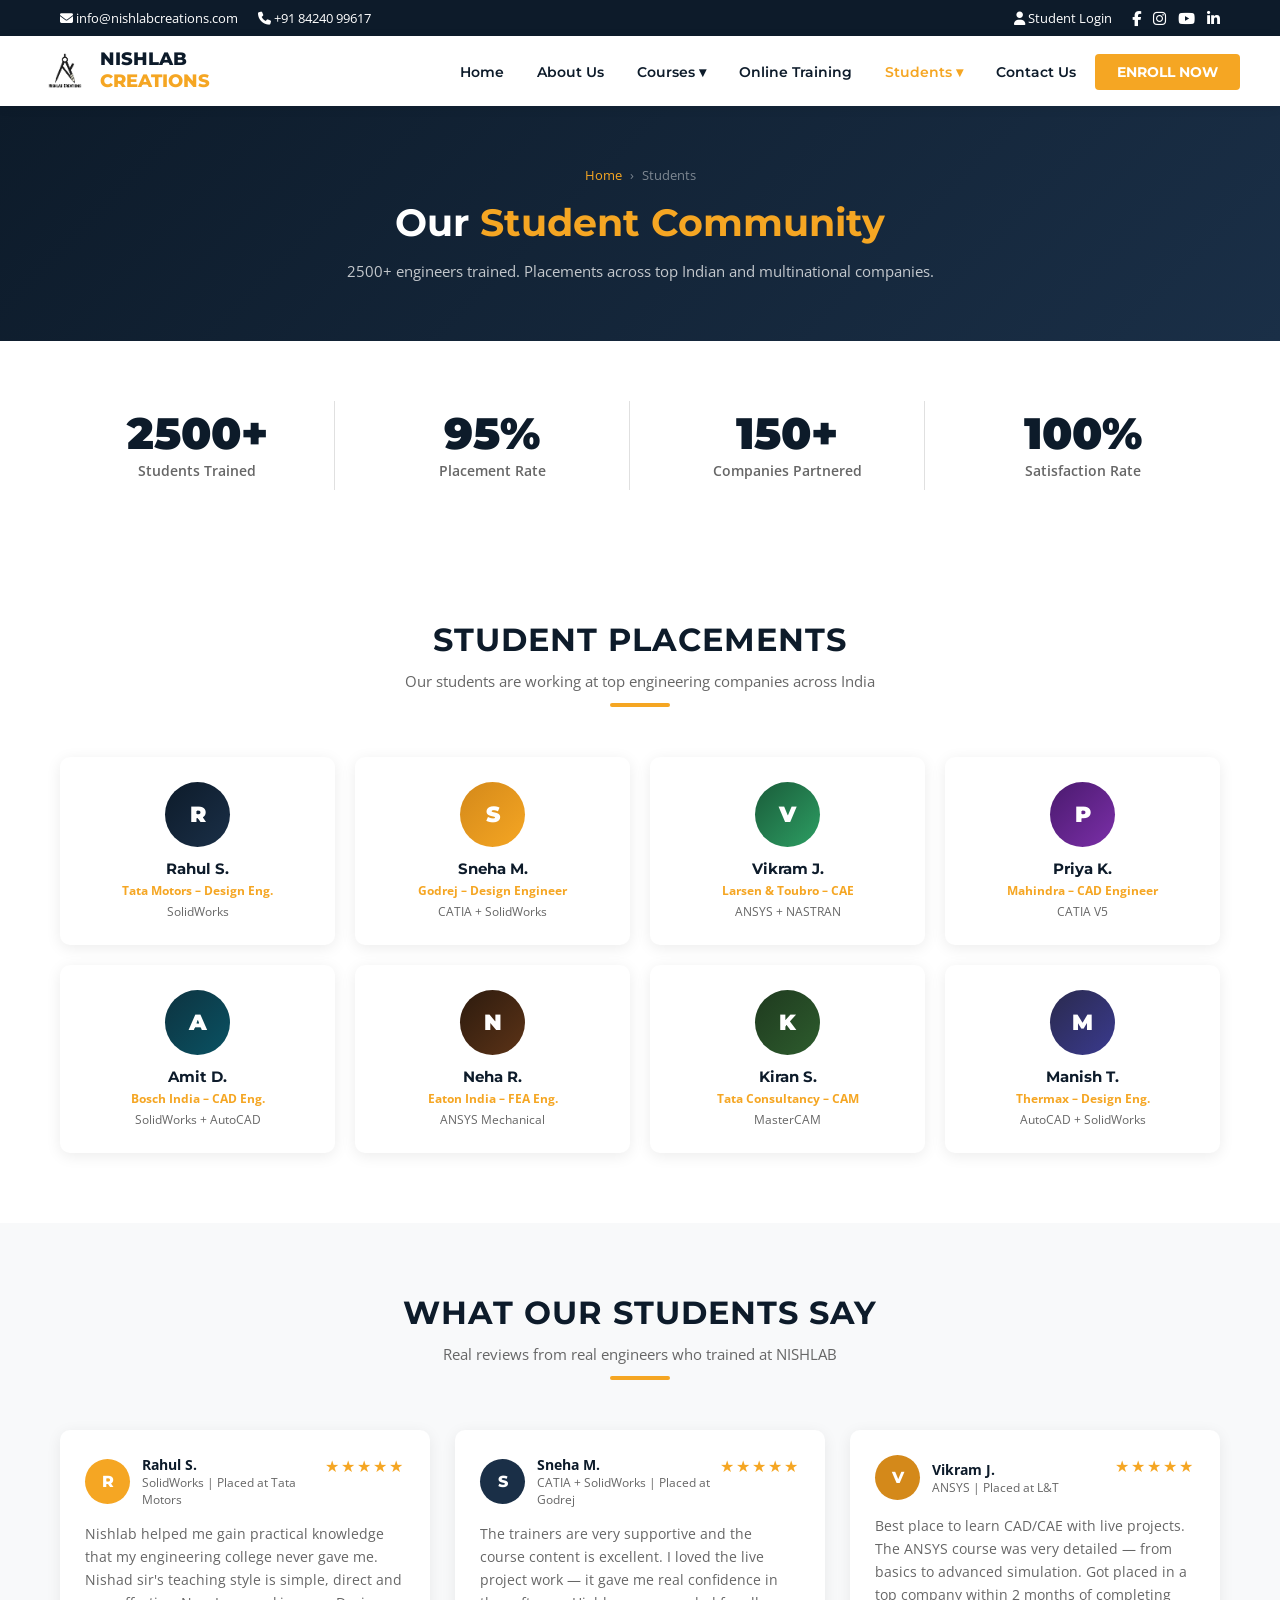
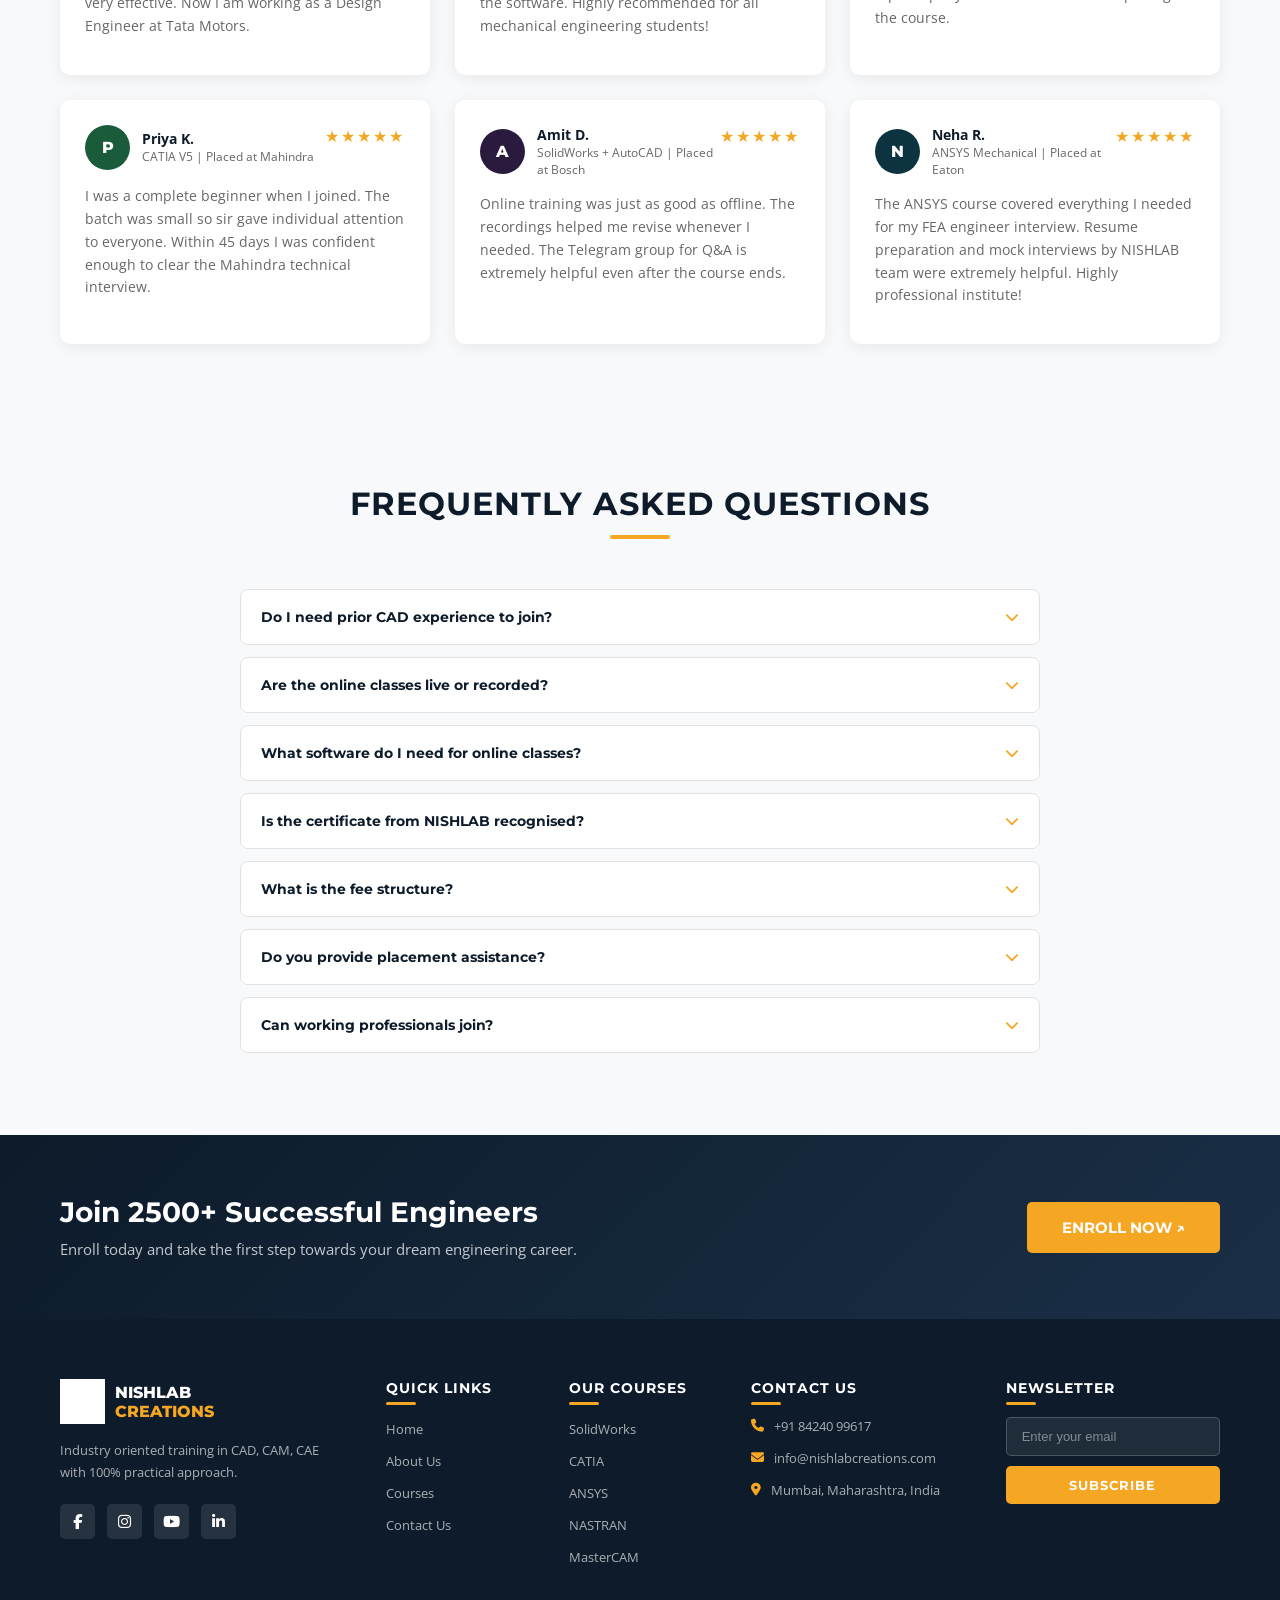
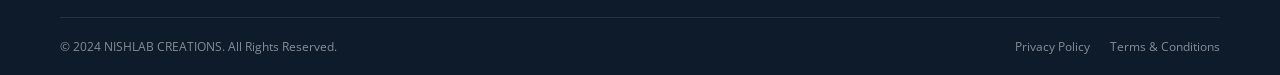
<file: pages/students.html>
<!DOCTYPE html>
<html lang="en">
<head>
<meta charset="UTF-8" /><meta name="viewport" content="width=device-width, initial-scale=1.0" />
<title>Students – NISHLAB CREATIONS</title>
<link rel="stylesheet" href="../css/style.css" />
<link rel="stylesheet" href="https://cdnjs.cloudflare.com/ajax/libs/font-awesome/6.5.0/css/all.min.css" />
<style>
.placements-section { padding: 70px 0; }
.placement-grid { display: grid; grid-template-columns: repeat(4, 1fr); gap: 20px; }
.placement-card { background: var(--white); border-radius: 10px; padding: 25px; box-shadow: 0 3px 15px rgba(0,0,0,0.08); text-align: center; transition: transform 0.3s; }
.placement-card:hover { transform: translateY(-4px); }
.placement-avatar { width: 65px; height: 65px; border-radius: 50%; background: linear-gradient(135deg, var(--navy), var(--navy-light)); display: flex; align-items: center; justify-content: center; font-family:'Montserrat',sans-serif; font-weight:900; font-size:22px; color:var(--white); margin: 0 auto 12px; }
.placement-card h4 { font-size: 15px; color: var(--navy); margin-bottom: 4px; }
.placement-card .placed-at { color: var(--gold); font-size: 12px; font-weight: 700; margin-bottom: 4px; }
.placement-card .course-took { color: var(--text-gray); font-size: 12px; }
.reviews-section { padding: 70px 0; background: var(--light-bg); }
.reviews-grid { display: grid; grid-template-columns: repeat(3, 1fr); gap: 25px; }
.review-card { background: var(--white); border-radius: 10px; padding: 25px; box-shadow: 0 3px 15px rgba(0,0,0,0.07); }
.review-header { display: flex; justify-content: space-between; align-items: flex-start; margin-bottom: 15px; }
.review-author { display: flex; align-items: center; gap: 12px; }
.r-avatar { width: 45px; height: 45px; border-radius: 50%; background: var(--gold); display: flex; align-items: center; justify-content: center; font-family:'Montserrat',sans-serif; font-weight:800; font-size:16px; color:var(--white); flex-shrink:0; }
.r-name { font-size: 14px; font-weight: 700; color: var(--navy); }
.r-course { font-size: 12px; color: var(--text-gray); }
.review-text { font-size: 13.5px; color: var(--text-gray); line-height: 1.7; margin-bottom: 12px; }
.faq-section { padding: 70px 0; }
.faq-grid { max-width: 800px; margin: 0 auto; }
.faq-item { border: 1px solid var(--border); border-radius: 8px; margin-bottom: 12px; overflow: hidden; }
.faq-q { padding: 18px 20px; display: flex; justify-content: space-between; align-items: center; cursor: pointer; font-weight: 700; font-family:'Montserrat',sans-serif; font-size: 14px; color: var(--navy); background: var(--white); transition: background 0.2s; }
.faq-q:hover { background: var(--light-bg); }
.faq-q i { color: var(--gold); transition: transform 0.3s; }
.faq-a { display: none; padding: 0 20px 18px; font-size: 13.5px; color: var(--text-gray); line-height: 1.7; background: var(--white); }
.faq-item.open .faq-q i { transform: rotate(180deg); }
.faq-item.open .faq-a { display: block; }
@media(max-width:900px){ .placement-grid,.reviews-grid{ grid-template-columns:repeat(2,1fr); } }
@media(max-width:600px){ .placement-grid{ grid-template-columns:1fr 1fr; } .reviews-grid{ grid-template-columns:1fr; } }
</style>
</head>
<body>

<div class="topbar"><div class="container">
  <div class="topbar-left">
    <a href="mailto:info@nishlabcreations.com"><i class="fas fa-envelope"></i> info@nishlabcreations.com</a>
    <a href="tel:+918424099617"><i class="fas fa-phone"></i> +91 84240 99617</a>
  </div>
  <div class="topbar-right">
    <a href="#"><i class="fas fa-user"></i> Student Login</a>
    <div class="topbar-social"><a href="#"><i class="fab fa-facebook-f"></i></a><a href="#"><i class="fab fa-instagram"></i></a><a href="#"><i class="fab fa-youtube"></i></a><a href="#"><i class="fab fa-linkedin-in"></i></a></div>
  </div>
</div></div>

<nav class="navbar"><div class="nav-inner">
  <a href="../index.html" class="nav-logo"><img src="../logo.png" alt="NISHLAB CREATIONS" /><div class="nav-logo-text">NISHLAB<span>CREATIONS</span></div></a>
  <button class="hamburger"><span></span><span></span><span></span></button>
  <ul class="nav-links">
    <li><a href="../index.html">Home</a></li>
    <li><a href="about.html">About Us</a></li>
    <li class="dropdown"><a href="courses.html">Courses ▾</a>
      <ul class="dropdown-menu"><li><a href="courses.html#solidworks">SolidWorks</a></li><li><a href="courses.html#catia">CATIA</a></li><li><a href="courses.html#ansys">ANSYS</a></li></ul>
    </li>
    <li><a href="online-training.html">Online Training</a></li>
    <li class="dropdown"><a href="students.html" class="active">Students ▾</a>
      <ul class="dropdown-menu"><li><a href="students.html">Student Portal</a></li><li><a href="#placements">Placements</a></li><li><a href="#testimonials">Testimonials</a></li></ul>
    </li>
    <li><a href="contact.html">Contact Us</a></li>
    <li><a href="contact.html#enroll" class="btn-enroll">ENROLL NOW</a></li>
  </ul>
</div></nav>

<section class="page-hero">
  <div class="container">
    <div class="breadcrumb"><a href="../index.html">Home</a><span>›</span><span>Students</span></div>
    <h1>Our <span>Student Community</span></h1>
    <p>2500+ engineers trained. Placements across top Indian and multinational companies.</p>
  </div>
</section>

<section class="stats-section">
  <div class="container">
    <div class="stats-grid">
      <div class="stat-item"><h3><span class="counter" data-target="2500" data-suffix="+">2500+</span></h3><p>Students Trained</p></div>
      <div class="stat-item"><h3><span class="counter" data-target="95" data-suffix="%">95%</span></h3><p>Placement Rate</p></div>
      <div class="stat-item"><h3><span class="counter" data-target="150" data-suffix="+">150+</span></h3><p>Companies Partnered</p></div>
      <div class="stat-item"><h3><span class="counter" data-target="100" data-suffix="%">100%</span></h3><p>Satisfaction Rate</p></div>
    </div>
  </div>
</section>

<section class="placements-section" id="placements">
  <div class="container">
    <div class="section-title">
      <h2>Student Placements</h2>
      <p>Our students are working at top engineering companies across India</p>
      <div class="underline"></div>
    </div>
    <div class="placement-grid">
      <div class="placement-card"><div class="placement-avatar">R</div><h4>Rahul S.</h4><p class="placed-at">Tata Motors – Design Eng.</p><p class="course-took">SolidWorks</p></div>
      <div class="placement-card"><div class="placement-avatar" style="background:linear-gradient(135deg,#d4891a,#f5a623);">S</div><h4>Sneha M.</h4><p class="placed-at">Godrej – Design Engineer</p><p class="course-took">CATIA + SolidWorks</p></div>
      <div class="placement-card"><div class="placement-avatar" style="background:linear-gradient(135deg,#1a5c3a,#2d9e63);">V</div><h4>Vikram J.</h4><p class="placed-at">Larsen & Toubro – CAE</p><p class="course-took">ANSYS + NASTRAN</p></div>
      <div class="placement-card"><div class="placement-avatar" style="background:linear-gradient(135deg,#4a1a6e,#7b2fa8);">P</div><h4>Priya K.</h4><p class="placed-at">Mahindra – CAD Engineer</p><p class="course-took">CATIA V5</p></div>
      <div class="placement-card"><div class="placement-avatar" style="background:linear-gradient(135deg,#0d3340,#0a5263);">A</div><h4>Amit D.</h4><p class="placed-at">Bosch India – CAD Eng.</p><p class="course-took">SolidWorks + AutoCAD</p></div>
      <div class="placement-card"><div class="placement-avatar" style="background:linear-gradient(135deg,#2d1b0e,#5c3317);">N</div><h4>Neha R.</h4><p class="placed-at">Eaton India – FEA Eng.</p><p class="course-took">ANSYS Mechanical</p></div>
      <div class="placement-card"><div class="placement-avatar" style="background:linear-gradient(135deg,#1f3a1f,#2d5c2d);">K</div><h4>Kiran S.</h4><p class="placed-at">Tata Consultancy – CAM</p><p class="course-took">MasterCAM</p></div>
      <div class="placement-card"><div class="placement-avatar" style="background:linear-gradient(135deg,#2a2a4e,#3a3a8e);">M</div><h4>Manish T.</h4><p class="placed-at">Thermax – Design Eng.</p><p class="course-took">AutoCAD + SolidWorks</p></div>
    </div>
  </div>
</section>

<section class="reviews-section" id="testimonials">
  <div class="container">
    <div class="section-title">
      <h2>What Our Students Say</h2>
      <p>Real reviews from real engineers who trained at NISHLAB</p>
      <div class="underline"></div>
    </div>
    <div class="reviews-grid">
      <div class="review-card">
        <div class="review-header">
          <div class="review-author"><div class="r-avatar">R</div><div><div class="r-name">Rahul S.</div><div class="r-course">SolidWorks | Placed at Tata Motors</div></div></div>
          <div class="stars">★★★★★</div>
        </div>
        <p class="review-text">Nishlab helped me gain practical knowledge that my engineering college never gave me. Nishad sir's teaching style is simple, direct and very effective. Now I am working as a Design Engineer at Tata Motors.</p>
      </div>
      <div class="review-card">
        <div class="review-header">
          <div class="review-author"><div class="r-avatar" style="background:#1a2f47;">S</div><div><div class="r-name">Sneha M.</div><div class="r-course">CATIA + SolidWorks | Placed at Godrej</div></div></div>
          <div class="stars">★★★★★</div>
        </div>
        <p class="review-text">The trainers are very supportive and the course content is excellent. I loved the live project work — it gave me real confidence in the software. Highly recommended for all mechanical engineering students!</p>
      </div>
      <div class="review-card">
        <div class="review-header">
          <div class="review-author"><div class="r-avatar" style="background:#d4891a;">V</div><div><div class="r-name">Vikram J.</div><div class="r-course">ANSYS | Placed at L&T</div></div></div>
          <div class="stars">★★★★★</div>
        </div>
        <p class="review-text">Best place to learn CAD/CAE with live projects. The ANSYS course was very detailed — from basics to advanced simulation. Got placed in a top company within 2 months of completing the course.</p>
      </div>
      <div class="review-card">
        <div class="review-header">
          <div class="review-author"><div class="r-avatar" style="background:#1a5c3a;">P</div><div><div class="r-name">Priya K.</div><div class="r-course">CATIA V5 | Placed at Mahindra</div></div></div>
          <div class="stars">★★★★★</div>
        </div>
        <p class="review-text">I was a complete beginner when I joined. The batch was small so sir gave individual attention to everyone. Within 45 days I was confident enough to clear the Mahindra technical interview.</p>
      </div>
      <div class="review-card">
        <div class="review-header">
          <div class="review-author"><div class="r-avatar" style="background:#2a1a3e;">A</div><div><div class="r-name">Amit D.</div><div class="r-course">SolidWorks + AutoCAD | Placed at Bosch</div></div></div>
          <div class="stars">★★★★★</div>
        </div>
        <p class="review-text">Online training was just as good as offline. The recordings helped me revise whenever I needed. The Telegram group for Q&A is extremely helpful even after the course ends.</p>
      </div>
      <div class="review-card">
        <div class="review-header">
          <div class="review-author"><div class="r-avatar" style="background:#0d3340;">N</div><div><div class="r-name">Neha R.</div><div class="r-course">ANSYS Mechanical | Placed at Eaton</div></div></div>
          <div class="stars">★★★★★</div>
        </div>
        <p class="review-text">The ANSYS course covered everything I needed for my FEA engineer interview. Resume preparation and mock interviews by NISHLAB team were extremely helpful. Highly professional institute!</p>
      </div>
    </div>
  </div>
</section>

<section class="faq-section bg-light">
  <div class="container">
    <div class="section-title">
      <h2>Frequently Asked Questions</h2>
      <div class="underline"></div>
    </div>
    <div class="faq-grid">
      <div class="faq-item">
        <div class="faq-q">Do I need prior CAD experience to join? <i class="fas fa-chevron-down"></i></div>
        <div class="faq-a">No prior experience is needed for most courses. We start from absolute zero and build up to advanced level. Basic computer knowledge is sufficient.</div>
      </div>
      <div class="faq-item">
        <div class="faq-q">Are the online classes live or recorded? <i class="fas fa-chevron-down"></i></div>
        <div class="faq-a">All classes are LIVE with a real trainer. Recordings are shared after every class so you can revise at any time.</div>
      </div>
      <div class="faq-item">
        <div class="faq-q">What software do I need for online classes? <i class="fas fa-chevron-down"></i></div>
        <div class="faq-a">You need the specific CAD/CAE software (we help you set it up), Google Meet/Zoom for classes, and Telegram for support. All setup guidance is provided on enrollment.</div>
      </div>
      <div class="faq-item">
        <div class="faq-q">Is the certificate from NISHLAB recognised? <i class="fas fa-chevron-down"></i></div>
        <div class="faq-a">NISHLAB CREATIONS is an MSME/Udyam registered institute. Our certificates are valid for job applications and demonstrate hands-on practical training to employers.</div>
      </div>
      <div class="faq-item">
        <div class="faq-q">What is the fee structure? <i class="fas fa-chevron-down"></i></div>
        <div class="faq-a">Fees vary by course. Contact us via WhatsApp or the enquiry form for the latest pricing. We offer flexible payment options and occasional scholarships for meritorious students.</div>
      </div>
      <div class="faq-item">
        <div class="faq-q">Do you provide placement assistance? <i class="fas fa-chevron-down"></i></div>
        <div class="faq-a">Yes! We help with resume building, LinkedIn profile optimisation, mock technical interviews, and direct referrals to our hiring company network.</div>
      </div>
      <div class="faq-item">
        <div class="faq-q">Can working professionals join? <i class="fas fa-chevron-down"></i></div>
        <div class="faq-a">Absolutely. We have morning, evening and weekend batches designed for working professionals who want to upskill without disrupting their current job.</div>
      </div>
    </div>
  </div>
</section>

<section class="cta-banner">
  <div class="container">
    <div class="cta-text"><h2>Join 2500+ Successful Engineers</h2><p>Enroll today and take the first step towards your dream engineering career.</p></div>
    <a href="contact.html#enroll" class="btn btn-primary" style="font-size:15px;padding:16px 35px;">ENROLL NOW ↗</a>
  </div>
</section>

<footer>
  <div class="container">
    <div class="footer-grid">
      <div>
        <div class="footer-logo"><img src="../logo.png" alt="NISHLAB CREATIONS" /><div class="footer-logo-text">NISHLAB<span>CREATIONS</span></div></div>
        <p class="footer-about-text">Industry oriented training in CAD, CAM, CAE with 100% practical approach.</p>
        <div class="footer-social"><a href="#"><i class="fab fa-facebook-f"></i></a><a href="#"><i class="fab fa-instagram"></i></a><a href="#"><i class="fab fa-youtube"></i></a><a href="#"><i class="fab fa-linkedin-in"></i></a></div>
      </div>
      <div class="footer-col"><h4>Quick Links</h4>
        <ul class="footer-links"><li><a href="../index.html">Home</a></li><li><a href="about.html">About Us</a></li><li><a href="courses.html">Courses</a></li><li><a href="contact.html">Contact Us</a></li></ul>
      </div>
      <div class="footer-col"><h4>Our Courses</h4>
        <ul class="footer-links"><li><a href="courses.html#solidworks">SolidWorks</a></li><li><a href="courses.html#catia">CATIA</a></li><li><a href="courses.html#ansys">ANSYS</a></li><li><a href="courses.html#nastran">NASTRAN</a></li><li><a href="courses.html#mastercam">MasterCAM</a></li></ul>
      </div>
      <div class="footer-col"><h4>Contact Us</h4>
        <ul class="footer-contact"><li><i class="fas fa-phone"></i> +91 84240 99617</li><li><i class="fas fa-envelope"></i> info@nishlabcreations.com</li><li><i class="fas fa-map-marker-alt"></i> Mumbai, Maharashtra, India</li></ul>
      </div>
      <div class="footer-col"><h4>Newsletter</h4>
        <form class="newsletter-form" autocomplete="off"><input type="email" placeholder="Enter your email" required /><button type="submit">SUBSCRIBE</button></form>
      </div>
    </div>
  </div>
  <div class="container"><div class="footer-bottom"><p>© 2024 NISHLAB CREATIONS. All Rights Reserved.</p><div class="footer-bottom-links"><a href="#">Privacy Policy</a><a href="#">Terms &amp; Conditions</a></div></div></div>
</footer>

<script src="../js/main.js"></script>
<script>
document.querySelectorAll('.faq-q').forEach(q => {
  q.addEventListener('click', function() {
    const item = this.parentElement;
    item.classList.toggle('open');
  });
});
</script>
</body>
</html>
</file>
<file: css/style.css>
/* ===== NISHLAB CREATIONS - GLOBAL STYLES ===== */
@import url('https://fonts.googleapis.com/css2?family=Montserrat:wght@400;500;600;700;800;900&family=Open+Sans:wght@400;500;600&display=swap');

:root {
  --gold: #F5A623;
  --gold-dark: #d4891a;
  --navy: #0D1B2A;
  --navy-light: #1a2f47;
  --white: #ffffff;
  --light-bg: #f8f9fa;
  --text-dark: #1a1a2e;
  --text-gray: #666;
  --border: #e0e0e0;
}

* { margin: 0; padding: 0; box-sizing: border-box; }

html { scroll-behavior: smooth; }

body {
  font-family: 'Open Sans', sans-serif;
  color: var(--text-dark);
  background: var(--white);
}

h1, h2, h3, h4, h5 {
  font-family: 'Montserrat', sans-serif;
  font-weight: 700;
}

a { text-decoration: none; color: inherit; }

img { max-width: 100%; }

.container {
  max-width: 1200px;
  margin: 0 auto;
  padding: 0 20px;
}

/* ===== TOP BAR ===== */
.topbar {
  background: var(--navy);
  color: var(--white);
  padding: 8px 0;
  font-size: 13px;
}

.topbar .container {
  display: flex;
  justify-content: space-between;
  align-items: center;
  flex-wrap: wrap;
  gap: 8px;
}

.topbar-left, .topbar-right {
  display: flex;
  align-items: center;
  gap: 20px;
}

.topbar a { color: var(--white); transition: color 0.2s; }
.topbar a:hover { color: var(--gold); }

.topbar-social { display: flex; gap: 12px; }
.topbar-social a { font-size: 15px; }

/* ===== NAVBAR ===== */
.navbar {
  background: var(--white);
  padding: 0 20px;
  box-shadow: 0 2px 10px rgba(0,0,0,0.08);
  position: sticky;
  top: 0;
  z-index: 1000;
}

.nav-inner {
  max-width: 1200px;
  margin: 0 auto;
  display: flex;
  align-items: center;
  justify-content: space-between;
  height: 70px;
}

.nav-logo {
  display: flex;
  align-items: center;
  gap: 10px;
}

.nav-logo img {
  height: 50px;
  width: auto;
}

.nav-logo-text {
  font-family: 'Montserrat', sans-serif;
  font-weight: 800;
  font-size: 18px;
  line-height: 1.2;
  color: var(--navy);
}

.nav-logo-text span {
  color: var(--gold);
  display: block;
}

.nav-links {
  display: flex;
  align-items: center;
  gap: 5px;
  list-style: none;
}

.nav-links a {
  padding: 8px 14px;
  font-family: 'Montserrat', sans-serif;
  font-weight: 600;
  font-size: 13.5px;
  color: var(--navy);
  border-radius: 4px;
  transition: color 0.2s;
}

.nav-links a:hover,
.nav-links a.active { color: var(--gold); }

.dropdown { position: relative; }

.dropdown-menu {
  display: none;
  position: absolute;
  top: 100%;
  left: 0;
  background: var(--white);
  min-width: 200px;
  box-shadow: 0 8px 25px rgba(0,0,0,0.12);
  border-radius: 8px;
  padding: 10px 0;
  list-style: none;
  z-index: 999;
}

.dropdown:hover .dropdown-menu { display: block; }

.dropdown-menu li a {
  display: block;
  padding: 10px 20px;
  font-size: 13px;
  color: var(--navy);
  transition: background 0.2s, color 0.2s;
}

.dropdown-menu li a:hover {
  background: var(--light-bg);
  color: var(--gold);
}

.btn-enroll {
  background: var(--gold);
  color: var(--white) !important;
  padding: 10px 22px !important;
  border-radius: 5px;
  font-weight: 700 !important;
  transition: background 0.2s !important;
}

.btn-enroll:hover { background: var(--gold-dark) !important; color: var(--white) !important; }

/* Hamburger */
.hamburger {
  display: none;
  flex-direction: column;
  gap: 5px;
  cursor: pointer;
  background: none;
  border: none;
  padding: 5px;
}

.hamburger span {
  display: block;
  width: 25px;
  height: 3px;
  background: var(--navy);
  border-radius: 3px;
  transition: all 0.3s;
}

/* ===== BUTTONS ===== */
.btn {
  display: inline-flex;
  align-items: center;
  gap: 8px;
  padding: 13px 28px;
  border-radius: 5px;
  font-family: 'Montserrat', sans-serif;
  font-weight: 700;
  font-size: 14px;
  cursor: pointer;
  border: none;
  transition: all 0.2s;
  text-decoration: none;
}

.btn-primary {
  background: var(--gold);
  color: var(--white);
}

.btn-primary:hover { background: var(--gold-dark); }

.btn-outline {
  background: transparent;
  color: var(--white);
  border: 2px solid var(--white);
}

.btn-outline:hover {
  background: var(--white);
  color: var(--navy);
}

.btn-navy {
  background: var(--navy);
  color: var(--white);
}

.btn-navy:hover { background: var(--navy-light); }

/* ===== SECTION TITLES ===== */
.section-title {
  text-align: center;
  margin-bottom: 50px;
}

.section-title h2 {
  font-size: 32px;
  color: var(--navy);
  text-transform: uppercase;
  letter-spacing: 1px;
  margin-bottom: 12px;
}

.section-title p {
  color: var(--text-gray);
  font-size: 15px;
}

.section-title .underline {
  width: 60px;
  height: 4px;
  background: var(--gold);
  margin: 12px auto 0;
  border-radius: 2px;
}

/* ===== COURSE CARDS ===== */
.courses-grid {
  display: grid;
  grid-template-columns: repeat(auto-fill, minmax(210px, 1fr));
  gap: 25px;
}

.course-card {
  background: var(--white);
  border-radius: 10px;
  box-shadow: 0 3px 20px rgba(0,0,0,0.09);
  overflow: hidden;
  transition: transform 0.3s, box-shadow 0.3s;
}

.course-card:hover {
  transform: translateY(-5px);
  box-shadow: 0 10px 30px rgba(0,0,0,0.14);
}

.course-card-img {
  width: 100%;
  height: 160px;
  object-fit: cover;
  display: block;
  background: #eee;
}

.course-card-body {
  padding: 18px;
}

.course-card-body h3 {
  font-size: 15px;
  font-weight: 800;
  text-transform: uppercase;
  letter-spacing: 0.5px;
  margin-bottom: 6px;
  color: var(--navy);
}

.course-card-body .duration {
  font-size: 13px;
  color: var(--text-gray);
  margin-bottom: 14px;
}

.btn-view {
  display: inline-flex;
  align-items: center;
  gap: 6px;
  padding: 8px 18px;
  border: 2px solid var(--gold);
  color: var(--gold);
  font-family: 'Montserrat', sans-serif;
  font-weight: 700;
  font-size: 12px;
  border-radius: 4px;
  transition: all 0.2s;
  text-decoration: none;
  text-transform: uppercase;
}

.btn-view:hover {
  background: var(--gold);
  color: var(--white);
}

/* ===== FEATURES BAR ===== */
.features-bar {
  background: var(--navy);
  padding: 35px 0;
}

.features-grid {
  display: grid;
  grid-template-columns: repeat(4, 1fr);
  gap: 20px;
}

.feature-item {
  display: flex;
  align-items: center;
  gap: 15px;
  color: var(--white);
}

.feature-icon {
  font-size: 36px;
  color: var(--gold);
  flex-shrink: 0;
}

.feature-item h4 {
  font-size: 14px;
  font-weight: 700;
  text-transform: uppercase;
  letter-spacing: 0.5px;
  margin-bottom: 4px;
}

.feature-item p {
  font-size: 12px;
  color: rgba(255,255,255,0.75);
  line-height: 1.4;
}

/* ===== STATS ===== */
.stats-section {
  padding: 60px 0;
  background: var(--white);
}

.stats-grid {
  display: grid;
  grid-template-columns: repeat(4, 1fr);
  gap: 20px;
  text-align: center;
}

.stat-item {
  padding: 10px;
  border-right: 1px solid var(--border);
}

.stat-item:last-child { border-right: none; }

.stat-item h3 {
  font-size: 44px;
  font-weight: 900;
  color: var(--navy);
  line-height: 1;
}

.stat-item p {
  font-size: 14px;
  color: var(--text-gray);
  margin-top: 6px;
  font-weight: 600;
}

/* ===== TESTIMONIALS ===== */
.testimonials-section {
  padding: 70px 0;
  background: var(--light-bg);
}

.testimonials-grid {
  display: grid;
  grid-template-columns: repeat(3, 1fr);
  gap: 25px;
}

.testimonial-card {
  background: var(--white);
  border-radius: 10px;
  padding: 25px;
  box-shadow: 0 3px 15px rgba(0,0,0,0.07);
}

.testimonial-author {
  display: flex;
  align-items: center;
  gap: 12px;
  margin-bottom: 15px;
}

.author-avatar {
  width: 50px;
  height: 50px;
  border-radius: 50%;
  background: var(--gold);
  display: flex;
  align-items: center;
  justify-content: center;
  font-family: 'Montserrat', sans-serif;
  font-weight: 800;
  font-size: 18px;
  color: var(--white);
  flex-shrink: 0;
}

.author-info h4 {
  font-size: 14px;
  font-weight: 700;
  color: var(--navy);
}

.author-info p {
  font-size: 12px;
  color: var(--text-gray);
}

.testimonial-text {
  font-size: 13.5px;
  color: var(--text-gray);
  line-height: 1.7;
  margin-bottom: 15px;
}

.stars { color: var(--gold); font-size: 16px; letter-spacing: 2px; }

/* ===== CTA BANNER ===== */
.cta-banner {
  background: linear-gradient(135deg, var(--navy) 0%, var(--navy-light) 100%);
  padding: 60px 0;
}

.cta-banner .container {
  display: flex;
  align-items: center;
  justify-content: space-between;
  gap: 30px;
  flex-wrap: wrap;
}

.cta-text h2 {
  color: var(--white);
  font-size: 28px;
  margin-bottom: 10px;
}

.cta-text p {
  color: rgba(255,255,255,0.75);
  font-size: 15px;
}

/* ===== FOOTER ===== */
footer {
  background: var(--navy);
  color: var(--white);
  padding: 60px 0 0;
}

.footer-grid {
  display: grid;
  grid-template-columns: 2fr 1fr 1fr 1.5fr 1.5fr;
  gap: 40px;
  padding-bottom: 40px;
}

.footer-logo {
  display: flex;
  align-items: center;
  gap: 10px;
  margin-bottom: 15px;
}

.footer-logo img {
  height: 45px;
  width: auto;
  filter: brightness(0) invert(1);
}

.footer-logo-text {
  font-family: 'Montserrat', sans-serif;
  font-weight: 800;
  font-size: 16px;
  line-height: 1.2;
  color: var(--white);
}

.footer-logo-text span { color: var(--gold); display: block; }

.footer-about-text {
  color: rgba(255,255,255,0.65);
  font-size: 13px;
  line-height: 1.7;
  margin-bottom: 20px;
}

.footer-social { display: flex; gap: 12px; }
.footer-social a {
  width: 35px;
  height: 35px;
  background: rgba(255,255,255,0.1);
  border-radius: 5px;
  display: flex;
  align-items: center;
  justify-content: center;
  color: var(--white);
  font-size: 15px;
  transition: background 0.2s;
}

.footer-social a:hover { background: var(--gold); }

.footer-col h4 {
  font-size: 14px;
  font-weight: 700;
  text-transform: uppercase;
  letter-spacing: 1px;
  margin-bottom: 20px;
  color: var(--white);
  position: relative;
}

.footer-col h4::after {
  content: '';
  position: absolute;
  bottom: -8px;
  left: 0;
  width: 30px;
  height: 3px;
  background: var(--gold);
  border-radius: 2px;
}

.footer-links { list-style: none; }
.footer-links li { margin-bottom: 10px; }
.footer-links a {
  color: rgba(255,255,255,0.65);
  font-size: 13px;
  transition: color 0.2s;
}
.footer-links a:hover { color: var(--gold); }

.footer-contact { list-style: none; }
.footer-contact li {
  display: flex;
  align-items: flex-start;
  gap: 10px;
  margin-bottom: 14px;
  color: rgba(255,255,255,0.65);
  font-size: 13px;
}

.footer-contact li i { color: var(--gold); margin-top: 2px; flex-shrink: 0; }

.newsletter-form {
  display: flex;
  flex-direction: column;
  gap: 10px;
}

.newsletter-form input {
  padding: 11px 15px;
  border: 1px solid rgba(255,255,255,0.2);
  background: rgba(255,255,255,0.08);
  color: var(--white);
  border-radius: 5px;
  font-size: 13px;
  outline: none;
}

.newsletter-form input::placeholder { color: rgba(255,255,255,0.45); }

.newsletter-form button {
  padding: 11px;
  background: var(--gold);
  color: var(--white);
  border: none;
  border-radius: 5px;
  font-family: 'Montserrat', sans-serif;
  font-weight: 700;
  font-size: 13px;
  cursor: pointer;
  text-transform: uppercase;
  letter-spacing: 1px;
  transition: background 0.2s;
}

.newsletter-form button:hover { background: var(--gold-dark); }

.footer-bottom {
  border-top: 1px solid rgba(255,255,255,0.1);
  padding: 20px 0;
  display: flex;
  justify-content: space-between;
  align-items: center;
  flex-wrap: wrap;
  gap: 10px;
}

.footer-bottom p {
  color: rgba(255,255,255,0.5);
  font-size: 12px;
}

.footer-bottom-links { display: flex; gap: 20px; }
.footer-bottom-links a {
  color: rgba(255,255,255,0.5);
  font-size: 12px;
  transition: color 0.2s;
}
.footer-bottom-links a:hover { color: var(--gold); }

/* ===== ENQUIRY FORM WIDGET ===== */
.enquiry-widget {
  background: var(--white);
  border-radius: 12px;
  padding: 30px;
  box-shadow: 0 10px 40px rgba(0,0,0,0.15);
  max-width: 340px;
  width: 100%;
}

.enquiry-widget h3 {
  font-size: 20px;
  color: var(--navy);
  margin-bottom: 5px;
}

.enquiry-widget p {
  font-size: 13px;
  color: var(--text-gray);
  margin-bottom: 20px;
}

.form-group { margin-bottom: 14px; }

.form-group input,
.form-group select {
  width: 100%;
  padding: 12px 15px;
  border: 1px solid var(--border);
  border-radius: 6px;
  font-size: 13.5px;
  color: var(--text-dark);
  outline: none;
  transition: border-color 0.2s;
  font-family: 'Open Sans', sans-serif;
}

.form-group input:focus,
.form-group select:focus { border-color: var(--gold); }

.form-group select { appearance: none; background-image: url("data:image/svg+xml,%3Csvg xmlns='http://www.w3.org/2000/svg' viewBox='0 0 12 12'%3E%3Cpath d='M6 8L1 3h10z' fill='%23666'/%3E%3C/svg%3E"); background-repeat: no-repeat; background-position: right 12px center; background-size: 12px; }

.btn-submit {
  width: 100%;
  padding: 14px;
  background: var(--navy);
  color: var(--white);
  border: none;
  border-radius: 6px;
  font-family: 'Montserrat', sans-serif;
  font-weight: 700;
  font-size: 14px;
  cursor: pointer;
  text-transform: uppercase;
  letter-spacing: 1px;
  transition: background 0.2s;
}

.btn-submit:hover { background: var(--navy-light); }

/* ===== PAGE HERO (inner pages) ===== */
.page-hero {
  background: linear-gradient(135deg, var(--navy) 0%, var(--navy-light) 100%);
  padding: 60px 0;
  text-align: center;
  color: var(--white);
}

.page-hero h1 {
  font-size: 38px;
  margin-bottom: 15px;
}

.page-hero h1 span { color: var(--gold); }

.page-hero p {
  font-size: 15px;
  color: rgba(255,255,255,0.75);
  max-width: 600px;
  margin: 0 auto;
}

.breadcrumb {
  display: flex;
  align-items: center;
  justify-content: center;
  gap: 8px;
  margin-bottom: 15px;
  font-size: 13px;
  color: rgba(255,255,255,0.65);
}

.breadcrumb a { color: var(--gold); }
.breadcrumb span { color: rgba(255,255,255,0.45); }

/* ===== MOBILE NAV ===== */
@media (max-width: 900px) {
  .hamburger { display: flex; }
  
  .nav-links {
    display: none;
    position: absolute;
    top: 70px;
    left: 0;
    right: 0;
    background: var(--white);
    flex-direction: column;
    padding: 15px 20px;
    box-shadow: 0 8px 20px rgba(0,0,0,0.1);
    gap: 0;
  }
  
  .nav-links.open { display: flex; }
  .nav-links a { padding: 12px 10px; display: block; }
  .dropdown-menu { position: static; box-shadow: none; display: none; padding-left: 15px; }
  .dropdown.open .dropdown-menu { display: block; }
  .features-grid { grid-template-columns: repeat(2, 1fr); }
  .stats-grid { grid-template-columns: repeat(2, 1fr); }
  .testimonials-grid { grid-template-columns: 1fr; }
  .footer-grid { grid-template-columns: 1fr 1fr; }
}

@media (max-width: 600px) {
  .topbar .container { flex-direction: column; align-items: flex-start; gap: 6px; }
  .features-grid { grid-template-columns: 1fr; }
  .stats-grid { grid-template-columns: repeat(2, 1fr); }
  .stat-item { border-right: none; }
  .footer-grid { grid-template-columns: 1fr; }
  .cta-banner .container { flex-direction: column; text-align: center; }
  .courses-grid { grid-template-columns: repeat(2, 1fr); }
  .page-hero h1 { font-size: 26px; }
}

/* ===== UTILITY ===== */
.section-pad { padding: 70px 0; }
.bg-light { background: var(--light-bg); }
.text-center { text-align: center; }
.mt-20 { margin-top: 20px; }
.badge { background: var(--gold); color: var(--white); padding: 4px 12px; border-radius: 30px; font-size: 12px; font-weight: 700; font-family: 'Montserrat', sans-serif; display: inline-block; }
</file>
